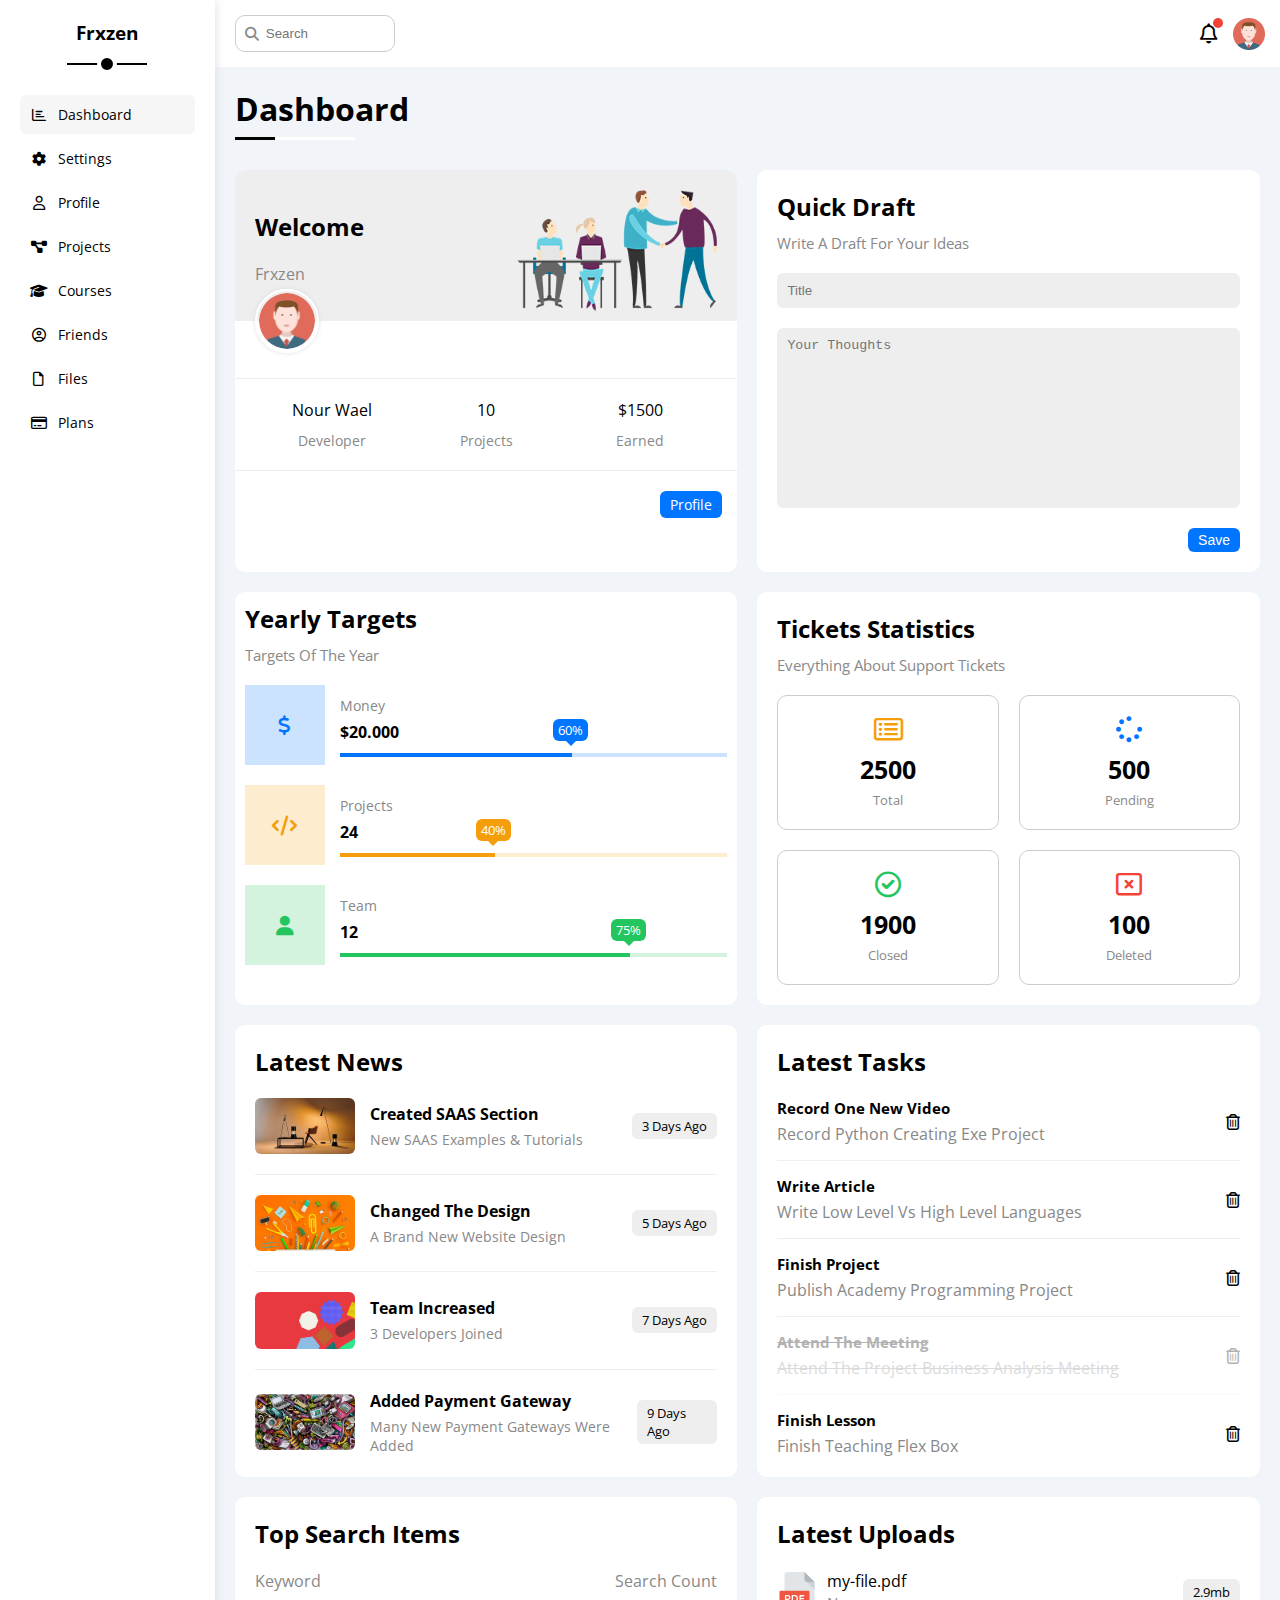
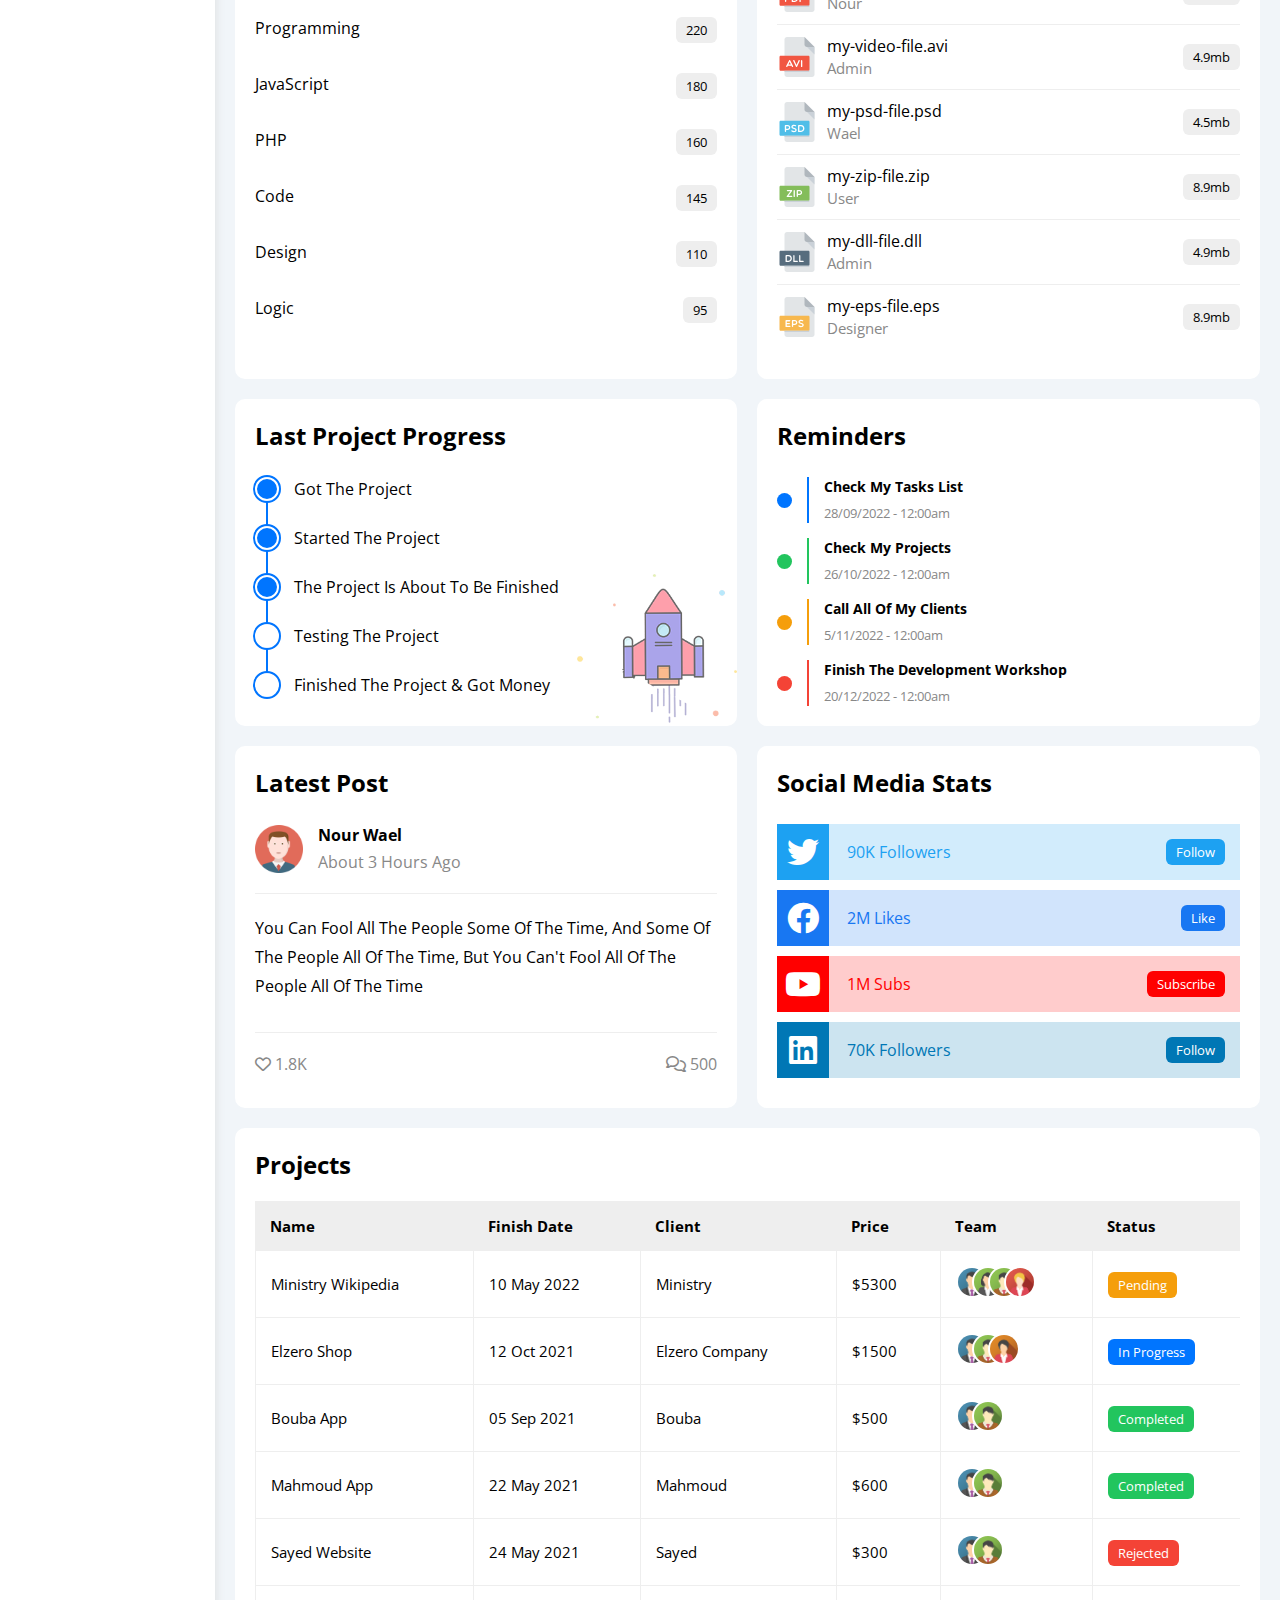
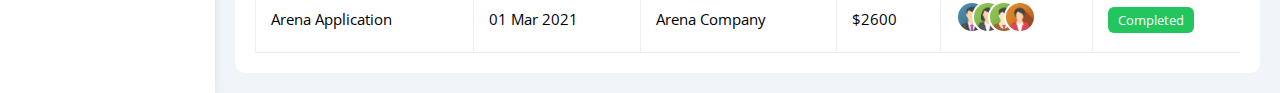
<file: index.html>
<!DOCTYPE html>
<html lang="en">
  <head>
    <meta charset="UTF-8" />
    <meta http-equiv="X-UA-Compatible" content="IE=edge" />
    <meta name="viewport" content="width=device-width, initial-scale=1.0" />
    <title>Dashboard</title>
    <link rel="stylesheet" href="./css/all.min.css" />
    <link rel="stylesheet" href="./css/framework.css" />
    <link rel="stylesheet" href="./css/master.css" />
    <link rel="preconnect" href="https://fonts.googleapis.com" />
    <link rel="preconnect" href="https://fonts.gstatic.com" crossorigin />
    <link
      href="https://fonts.googleapis.com/css2?family=Open+Sans:wght@300;500&display=swap"
      rel="stylesheet"
    />
  </head>
  <body>
    <div class="page d-flex">
      <div class="sidebar bg-white p-20 p-relative">
        <h3 class="p-relative txt-c mt-0">Frxzen</h3>
        <ul>
          <li>
            <a
              class="active d-flex align-center fs-14 c-black rad-6 p-10"
              href="index.html"
              ><i class="fa-regular fa-chart-bar fa-fw"></i>
              <span>Dashboard</span></a
            >
          </li>
          <li>
            <a
              class="d-flex align-center fs-14 c-black rad-6 p-10"
              href="settings.html"
              ><i class="fa-solid fa-gear fa-fw"></i> <span>Settings</span></a
            >
          </li>
          <li>
            <a
              class="d-flex align-center fs-14 c-black rad-6 p-10"
              href="profile.html"
              ><i class="fa-regular fa-user fa-fw"></i> <span>Profile</span></a
            >
          </li>
          <li>
            <a
              class="d-flex align-center fs-14 c-black rad-6 p-10"
              href="projects.html"
              ><i class="fa-solid fa-diagram-project fa-fw"></i>
              <span>Projects</span></a
            >
          </li>
          <li>
            <a
              class="d-flex align-center fs-14 c-black rad-6 p-10"
              href="courses.html"
              ><i class="fa-solid fa-graduation-cap fa-fw"></i>
              <span>Courses</span></a
            >
          </li>
          <li>
            <a
              class="d-flex align-center fs-14 c-black rad-6 p-10"
              href="friends.html"
              ><i class="fa-regular fa-circle-user fa-fw"></i>
              <span>Friends</span></a
            >
          </li>
          <li>
            <a
              class="d-flex align-center fs-14 c-black rad-6 p-10"
              href="files.html"
              ><i class="fa-regular fa-file fa-fw"></i> <span>Files</span></a
            >
          </li>
          <li>
            <a
              class="d-flex align-center fs-14 c-black rad-6 p-10"
              href="plans.html"
              ><i class="fa-regular fa-credit-card fa-fw"></i>
              <span>Plans</span></a
            >
          </li>
        </ul>
      </div>
      <div class="content w-full">
        <!-- Start Head -->
        <div class="head bg-white p-15 between-flex">
          <div class="search p-relative">
            <input
              class="p-10 b-basic rad-10"
              type="search"
              placeholder="Search"
            />
          </div>
          <div class="icons d-flex align-center">
            <span class="notification p-relative">
              <i class="fa-regular fa-bell fa-lg"></i>
            </span>
            <img src="./imgs/avatar.png" alt="" />
          </div>
        </div>
        <!-- End Head -->
        <h1 class="p-relative">Dashboard</h1>
        <div class="wrapper d-grid gap-20">
          <!-- Start Welcome Widget -->
          <div class="welcome bg-white rad-10 txt-c-mobile block-mobile">
            <div class="intro p-20 d-flex space-between bg-eee">
              <div>
                <h2 m-0>Welcome</h2>
                <p class="c-grey mt-5">Frxzen</p>
              </div>
              <img class="hide-mobile" src="./imgs/welcome.png" alt="" />
            </div>
            <img src="./imgs/avatar.png" alt="" class="avatar" />
            <div class="body txt-c d-flex p-20 mt-20 mb-20 block-mobile">
              <div>
                Nour Wael
                <span class="d-block c-grey fs-14 mt-10">Developer</span>
              </div>
              <div>
                10 <span class="d-block c-grey fs-14 mt-10">Projects</span>
              </div>
              <div>
                $1500 <span class="d-block c-grey fs-14 mt-10">Earned</span>
              </div>
            </div>
            <a
              href="profile.html"
              class="visit d-block fs-14 bg-blue c-white w-fit btn-shape"
              >Profile</a
            >
          </div>
          <!-- End Welcome Widget -->
          <!-- Start Quick Draft Widget -->
          <div class="quick-draft p-20 bg-white rad-10">
            <h2 class="mt-0 mb-10">Quick Draft</h2>
            <p class="mt-0 mb-20 c-grey fs-15">Write A Draft For Your Ideas</p>
            <form>
              <input
                class="d-block mb-20 w-full p-10 b-none bg-eee rad-6"
                type="text"
                placeholder="Title"
              />
              <textarea
                class="d-block mb-20 w-full p-10 b-none bg-eee rad-6"
                placeholder="Your Thoughts"
              ></textarea>
              <input
                class="save d-block fs-14 bg-blue c-white b-none w-fit btn-shape"
                type="submit"
                value="Save"
              />
            </form>
          </div>
          <!-- End Quick Draft Widget -->
          <!-- Start Targets -->
          <div class="targets p-10 bg-white rad-10">
            <h2 class="mt-0 mb-10">Yearly Targets</h2>
            <p class="mt-0 mb-20 c-grey fs-15">Targets Of The Year</p>
            <div class="target-row mb-20 blue center-flex">
              <div class="icon center-flex">
                <i class="fa-solid fa-dollar-sign fa-lg c-blue"></i>
              </div>
              <div class="details">
                <span class="fs-14 c-grey">Money</span>
                <span class="d-block mt-5 mb-10 fw-bold">$20.000</span>
                <div class="progress p-relative">
                  <span class="bg-blue blue c-white" style="width: 60%">
                    <span class="bg-blue">60%</span>
                  </span>
                </div>
              </div>
            </div>
            <div class="target-row mb-20 orange center-flex">
              <div class="icon center-flex">
                <i class="fa-solid fa-code fa-lg c-orange"></i>
              </div>
              <div class="details">
                <span class="fs-14 c-grey">Projects</span>
                <span class="d-block mt-5 mb-10 fw-bold">24</span>
                <div class="progress p-relative">
                  <span class="bg-orange orange c-white" style="width: 40%">
                    <span class="bg-orange">40%</span>
                  </span>
                </div>
              </div>
            </div>
            <div class="target-row mb-20 green center-flex">
              <div class="icon center-flex">
                <i class="fa-solid fa-user fa-lg c-green"></i>
              </div>
              <div class="details">
                <span class="fs-14 c-grey">Team</span>
                <span class="d-block mt-5 mb-10 fw-bold">12</span>
                <div class="progress p-relative">
                  <span class="bg-green green c-white" style="width: 75%">
                    <span class="bg-green">75%</span>
                  </span>
                </div>
              </div>
            </div>
          </div>
          <!-- End Targets -->
          <!-- Start Tickets -->
          <div class="tickets p-20 bg-white rad-10">
            <h2 class="mt-0 mb-10">Tickets Statistics</h2>
            <p class="mt-0 mb-20 c-grey fs-15">
              Everything About Support Tickets
            </p>
            <div class="d-flex txt-c gap-20 f-wrap">
              <div class="box p-20 rad-10 fs-13 c-grey">
                <i
                  class="fa-regular fa-rectangle-list fa-2x mb-10 c-orange"
                ></i>
                <span class="d-block c-black fw-bold fs-25 mb-5">2500</span>
                Total
              </div>
              <div class="box p-20 rad-10 fs-13 c-grey">
                <i class="fa-solid fa-spinner fa-2x mb-10 c-blue"></i>
                <span class="d-block c-black fw-bold fs-25 mb-5">500</span>
                Pending
              </div>
              <div class="box p-20 rad-10 fs-13 c-grey">
                <i class="fa-regular fa-circle-check fa-2x mb-10 c-green"></i>
                <span class="d-block c-black fw-bold fs-25 mb-5">1900</span>
                Closed
              </div>
              <div class="box p-20 rad-10 fs-13 c-grey">
                <i class="fa-regular fa-rectangle-xmark fa-2x mb-10 c-red"></i>
                <span class="d-block c-black fw-bold fs-25 mb-5">100</span>
                Deleted
              </div>
            </div>
          </div>
          <!-- End Tickets -->
          <!-- Start Latest News -->
          <div class="latest-news p-20 bg-white rad-10 txt-c-mobile">
            <h2 class="mt-0 mb-20">Latest News</h2>
            <div class="news-row d-flex align-center">
              <img src="./imgs/news-01.png" alt="" />
              <div class="info">
                <h3>Created SAAS Section</h3>
                <p class="m-0 fs-14 c-grey">New SAAS Examples & Tutorials</p>
              </div>
              <div class="btn-shape bg-eee fs-13 label">3 Days Ago</div>
            </div>
            <div class="news-row d-flex align-center">
              <img src="./imgs/news-02.png" alt="" />
              <div class="info">
                <h3>Changed The Design</h3>
                <p class="m-0 fs-14 c-grey">A Brand New Website Design</p>
              </div>
              <div class="btn-shape bg-eee fs-13 label">5 Days Ago</div>
            </div>
            <div class="news-row d-flex align-center">
              <img src="./imgs/news-03.png" alt="" />
              <div class="info">
                <h3>Team Increased</h3>
                <p class="m-0 fs-14 c-grey">3 Developers Joined</p>
              </div>
              <div class="btn-shape bg-eee fs-13 label">7 Days Ago</div>
            </div>
            <div class="news-row d-flex align-center">
              <img src="./imgs/news-04.png" alt="" />
              <div class="info">
                <h3>Added Payment Gateway</h3>
                <p class="m-0 fs-14 c-grey">
                  Many New Payment Gateways Were Added
                </p>
              </div>
              <div class="btn-shape bg-eee fs-13 label">9 Days Ago</div>
            </div>
          </div>
          <!-- End Latest News -->
          <!-- Start Tasks -->
          <div class="tasks p-20 bg-white rad-10">
            <h2 class="mt-0 mb-20">Latest Tasks</h2>
            <div class="task-row between-flex">
              <div class="info">
                <h3 class="mt-0 mb-5 fs-15">Record One New Video</h3>
                <p class="m-0 c-grey">Record Python Creating Exe Project</p>
              </div>
              <i class="fa-regular fa-trash-can delete"></i>
            </div>
            <div class="task-row between-flex">
              <div class="info">
                <h3 class="mt-0 mb-5 fs-15">Write Article</h3>
                <p class="m-0 c-grey">
                  Write Low Level Vs High Level Languages
                </p>
              </div>
              <i class="fa-regular fa-trash-can delete"></i>
            </div>
            <div class="task-row between-flex">
              <div class="info">
                <h3 class="mt-0 mb-5 fs-15">Finish Project</h3>
                <p class="m-0 c-grey">Publish Academy Programming Project</p>
              </div>
              <i class="fa-regular fa-trash-can delete"></i>
            </div>
            <div class="task-row between-flex done">
              <div class="info">
                <h3 class="mt-0 mb-5 fs-15">Attend The Meeting</h3>
                <p class="m-0 c-grey">
                  Attend The Project Business Analysis Meeting
                </p>
              </div>
              <i class="fa-regular fa-trash-can delete"></i>
            </div>
            <div class="task-row between-flex">
              <div class="info">
                <h3 class="mt-0 mb-5 fs-15">Finish Lesson</h3>
                <p class="m-0 c-grey">Finish Teaching Flex Box</p>
              </div>
              <i class="fa-regular fa-trash-can delete"></i>
            </div>
          </div>
          <!-- End Tasks -->
          <!-- Start Top Search Words -->
          <div class="search-items p-20 bg-white rad-10">
            <h2 class="mt-0 mb-20">Top Search Items</h2>
            <div class="items-head d-flex space-between c-grey mb-10">
              <div>Keyword</div>
              <div>Search Count</div>
            </div>
            <div class="items d-flex space-between pt-15 pb-15">
              <span>Programming</span>
              <span class="bg-eee fs-13 btn-shape">220</span>
            </div>
            <div class="items d-flex space-between pt-15 pb-15">
              <span>JavaScript</span>
              <span class="bg-eee fs-13 btn-shape">180</span>
            </div>
            <div class="items d-flex space-between pt-15 pb-15">
              <span>PHP</span>
              <span class="bg-eee fs-13 btn-shape">160</span>
            </div>
            <div class="items d-flex space-between pt-15 pb-15">
              <span>Code</span>
              <span class="bg-eee fs-13 btn-shape">145</span>
            </div>
            <div class="items d-flex space-between pt-15 pb-15">
              <span>Design</span>
              <span class="bg-eee fs-13 btn-shape">110</span>
            </div>
            <div class="items d-flex space-between pt-15 pb-15">
              <span>Logic</span>
              <span class="bg-eee fs-13 btn-shape">95</span>
            </div>
          </div>
          <!-- End Top Search Words -->
          <!-- Start Latest Uploads -->
          <div class="latest-uploads p-20 bg-white rad-10">
            <h2 class="mt-0 mb-20">Latest Uploads</h2>
            <ul class="m-0">
              <li class="between-flex pb-10 mb-10">
                <div class="d-flex align-center">
                  <img class="mr-10" src="./imgs/pdf.svg" alt="" />
                  <div>
                    <span class="d-block">my-file.pdf</span>
                    <span class="fs-15 c-grey">Nour</span>
                  </div>
                </div>
                <div class="bg-eee btn-shape fs-13">2.9mb</div>
              </li>
              <li class="between-flex pb-10 mb-10">
                <div class="d-flex align-center">
                  <img class="mr-10" src="./imgs/avi.svg" alt="" />
                  <div>
                    <span class="d-block">my-video-file.avi</span>
                    <span class="fs-15 c-grey">Admin</span>
                  </div>
                </div>
                <div class="bg-eee btn-shape fs-13">4.9mb</div>
              </li>
              <li class="between-flex pb-10 mb-10">
                <div class="d-flex align-center">
                  <img class="mr-10" src="./imgs/psd.svg" alt="" />
                  <div>
                    <span class="d-block">my-psd-file.psd</span>
                    <span class="fs-15 c-grey">Wael</span>
                  </div>
                </div>
                <div class="bg-eee btn-shape fs-13">4.5mb</div>
              </li>
              <li class="between-flex pb-10 mb-10">
                <div class="d-flex align-center">
                  <img class="mr-10" src="./imgs/zip.svg" alt="" />
                  <div>
                    <span class="d-block">my-zip-file.zip</span>
                    <span class="fs-15 c-grey">User</span>
                  </div>
                </div>
                <div class="bg-eee btn-shape fs-13">8.9mb</div>
              </li>
              <li class="between-flex pb-10 mb-10">
                <div class="d-flex align-center">
                  <img class="mr-10" src="./imgs/dll.svg" alt="" />
                  <div>
                    <span class="d-block">my-dll-file.dll</span>
                    <span class="fs-15 c-grey">Admin</span>
                  </div>
                </div>
                <div class="bg-eee btn-shape fs-13">4.9mb</div>
              </li>
              <li class="between-flex pb-10 mb-10">
                <div class="d-flex align-center">
                  <img class="mr-10" src="./imgs/eps.svg" alt="" />
                  <div>
                    <span class="d-block">my-eps-file.eps</span>
                    <span class="fs-15 c-grey">Designer</span>
                  </div>
                </div>
                <div class="bg-eee btn-shape fs-13">8.9mb</div>
              </li>
            </ul>
          </div>
          <!-- End Latest Uploads -->
          <!-- Start Last Project Progress -->
          <div class="last-project p-20 bg-white rad-10 p-relative">
            <h2 class="mt-0 mb-20">Last Project Progress</h2>
            <ul class="m-0 p-relative">
              <li class="mt-25 d-flex align-center done">Got The Project</li>
              <li class="mt-25 d-flex align-center done">
                Started The Project
              </li>
              <li class="mt-25 d-flex align-center done">
                The Project Is About To Be Finished
              </li>
              <li class="mt-25 d-flex align-center current">
                Testing The Project
              </li>
              <li class="mt-25 d-flex align-center">
                Finished The Project & Got Money
              </li>
            </ul>
            <img
              class="launch-icon hide-mobile"
              src="./imgs/project.png"
              alt=""
            />
          </div>
          <!-- End Last Project Progress -->
          <!-- Start Reminders -->
          <div class="reminders p-20 bg-white rad-10 p-relative">
            <h2 class="mt-0 mb-25">Reminders</h2>
            <ul class="m-0">
              <li class="d-flex align-center mt-15">
                <span class="key bg-blue mr-15 d-block rad-half"></span>
                <div class="blue pl-15">
                  <p class="fs-14 fw-bold mt-0 mb-5">Check My Tasks List</p>
                  <span class="fs-13 c-grey">28/09/2022 - 12:00am</span>
                </div>
              </li>
              <li class="d-flex align-center mt-15">
                <span class="key bg-green mr-15 d-block rad-half"></span>
                <div class="green pl-15">
                  <p class="fs-14 fw-bold mt-0 mb-5">Check My Projects</p>
                  <span class="fs-13 c-grey">26/10/2022 - 12:00am</span>
                </div>
              </li>
              <li class="d-flex align-center mt-15">
                <span class="key bg-orange mr-15 d-block rad-half"></span>
                <div class="orange pl-15">
                  <p class="fs-14 fw-bold mt-0 mb-5">Call All Of My Clients</p>
                  <span class="fs-13 c-grey">5/11/2022 - 12:00am</span>
                </div>
              </li>
              <li class="d-flex align-center mt-15">
                <span class="key bg-red mr-15 d-block rad-half"></span>
                <div class="red pl-15">
                  <p class="fs-14 fw-bold mt-0 mb-5">
                    Finish The Development Workshop
                  </p>
                  <span class="fs-13 c-grey">20/12/2022 - 12:00am</span>
                </div>
              </li>
            </ul>
          </div>
          <!-- End Reminders -->
          <!-- Start Latest Post -->
          <div class="latest-post p-20 bg-white rad-10 p-relative">
            <h2 class="mt-0 mb-25">Latest Post</h2>
            <div class="top d-flex align-center">
              <img
                class="avatar mr-15 fw-bold"
                src="./imgs/avatar.png"
                alt=""
              />
              <div class="info">
                <span class="d-block mb-5 fw-bold">Nour Wael</span>
                <span class="c-grey">About 3 Hours Ago</span>
              </div>
            </div>
            <div class="post-content txt-c-mobile pt-20 pb-20 mt-20 mb-20">
              You can fool all the people some of the time, and some of the
              people all of the time, but you can't fool all of the people all
              of the time
            </div>
            <div class="post-stats between-flex c-grey">
              <div>
                <i class="fa-regular fa-heart"></i>
                <span>1.8K</span>
              </div>
              <div>
                <i class="fa-regular fa-comments"></i>
                <span>500</span>
              </div>
            </div>
          </div>
          <!-- End Latest Post -->
          <!-- Start Social Media Stats -->
          <div class="social-media p-20 bg-white rad-10 p-relative">
            <h2 class="mt-0 mb-25">Social Media Stats</h2>
            <div class="box twitter p-15 p-relative mb-10 between-flex">
              <i
                class="fa-brands fa-twitter fa-2x c-white h-full center-flex"
              ></i>
              <span>90K Followers</span>
              <a class="fs-13 c-white btn-shape" href="#">Follow</a>
            </div>
            <div class="box facebook p-15 p-relative mb-10 between-flex">
              <i
                class="fa-brands fa-facebook fa-2x c-white h-full center-flex"
              ></i>
              <span>2M Likes</span>
              <a class="fs-13 c-white btn-shape" href="#">Like</a>
            </div>
            <div class="box youtube p-15 p-relative mb-10 between-flex">
              <i
                class="fa-brands fa-youtube fa-2x c-white h-full center-flex"
              ></i>
              <span>1M Subs</span>
              <a class="fs-13 c-white btn-shape" href="#">Subscribe</a>
            </div>
            <div class="box linkedin p-15 p-relative mb-10 between-flex">
              <i
                class="fa-brands fa-linkedin fa-2x c-white h-full center-flex"
              ></i>
              <span>70K Followers</span>
              <a class="fs-13 c-white btn-shape" href="#">Follow</a>
            </div>
          </div>
          <!-- End Social Media Stats -->
        </div>
        <!-- Start Projects Table -->
        <div class="projects p-20 bg-white rad-10 m-20">
          <h2 class="mt-0 mb-20">Projects</h2>
          <div class="responsive-table">
            <table class="fs-15 w-full">
              <thead>
                <tr>
                  <td>Name</td>
                  <td>Finish Date</td>
                  <td>Client</td>
                  <td>Price</td>
                  <td>Team</td>
                  <td>Status</td>
                </tr>
              </thead>
              <tbody>
                <tr>
                  <td>Ministry Wikipedia</td>
                  <td>10 May 2022</td>
                  <td>Ministry</td>
                  <td>$5300</td>
                  <td>
                    <img src="./imgs/team-01.png" alt="" />
                    <img src="./imgs/team-02.png" alt="" />
                    <img src="./imgs/team-03.png" alt="" />
                    <img src="./imgs/team-05.png" alt="" />
                  </td>
                  <td>
                    <span class="label btn-shape bg-orange c-white"
                      >Pending</span
                    >
                  </td>
                </tr>
                <tr>
                  <td>Elzero Shop</td>
                  <td>12 Oct 2021</td>
                  <td>Elzero Company</td>
                  <td>$1500</td>
                  <td>
                    <img src="./imgs/team-01.png" alt="" />
                    <img src="./imgs/team-03.png" alt="" />
                    <img src="./imgs/team-04.png" alt="" />
                  </td>
                  <td>
                    <span class="label btn-shape bg-blue c-white"
                      >In Progress</span
                    >
                  </td>
                </tr>
                <tr>
                  <td>Bouba App</td>
                  <td>05 Sep 2021</td>
                  <td>Bouba</td>
                  <td>$500</td>
                  <td>
                    <img src="./imgs/team-01.png" alt="" />
                    <img src="./imgs/team-03.png" alt="" />
                  </td>
                  <td>
                    <span class="label btn-shape bg-green c-white"
                      >Completed</span
                    >
                  </td>
                </tr>
                <tr>
                  <td>Mahmoud App</td>
                  <td>22 May 2021</td>
                  <td>Mahmoud</td>
                  <td>$600</td>
                  <td>
                    <img src="./imgs/team-01.png" alt="" />
                    <img src="./imgs/team-03.png" alt="" />
                  </td>
                  <td>
                    <span class="label btn-shape bg-green c-white"
                      >Completed</span
                    >
                  </td>
                </tr>
                <tr>
                  <td>Sayed Website</td>
                  <td>24 May 2021</td>
                  <td>Sayed</td>
                  <td>$300</td>
                  <td>
                    <img src="./imgs/team-01.png" alt="" />
                    <img src="./imgs/team-03.png" alt="" />
                  </td>
                  <td>
                    <span class="label btn-shape bg-red c-white">Rejected</span>
                  </td>
                </tr>
                <tr>
                  <td>Arena Application</td>
                  <td>01 Mar 2021</td>
                  <td>Arena Company</td>
                  <td>$2600</td>
                  <td>
                    <img src="./imgs/team-01.png" alt="" />
                    <img src="./imgs/team-02.png" alt="" />
                    <img src="./imgs/team-03.png" alt="" />
                    <img src="./imgs/team-04.png" alt="" />
                  </td>
                  <td>
                    <span class="label btn-shape bg-green c-white">
                      Completed</span
                    >
                  </td>
                </tr>
              </tbody>
            </table>
          </div>
        </div>
        <!-- End Projects Table -->
      </div>
    </div>
  </body>
</html>
</file>
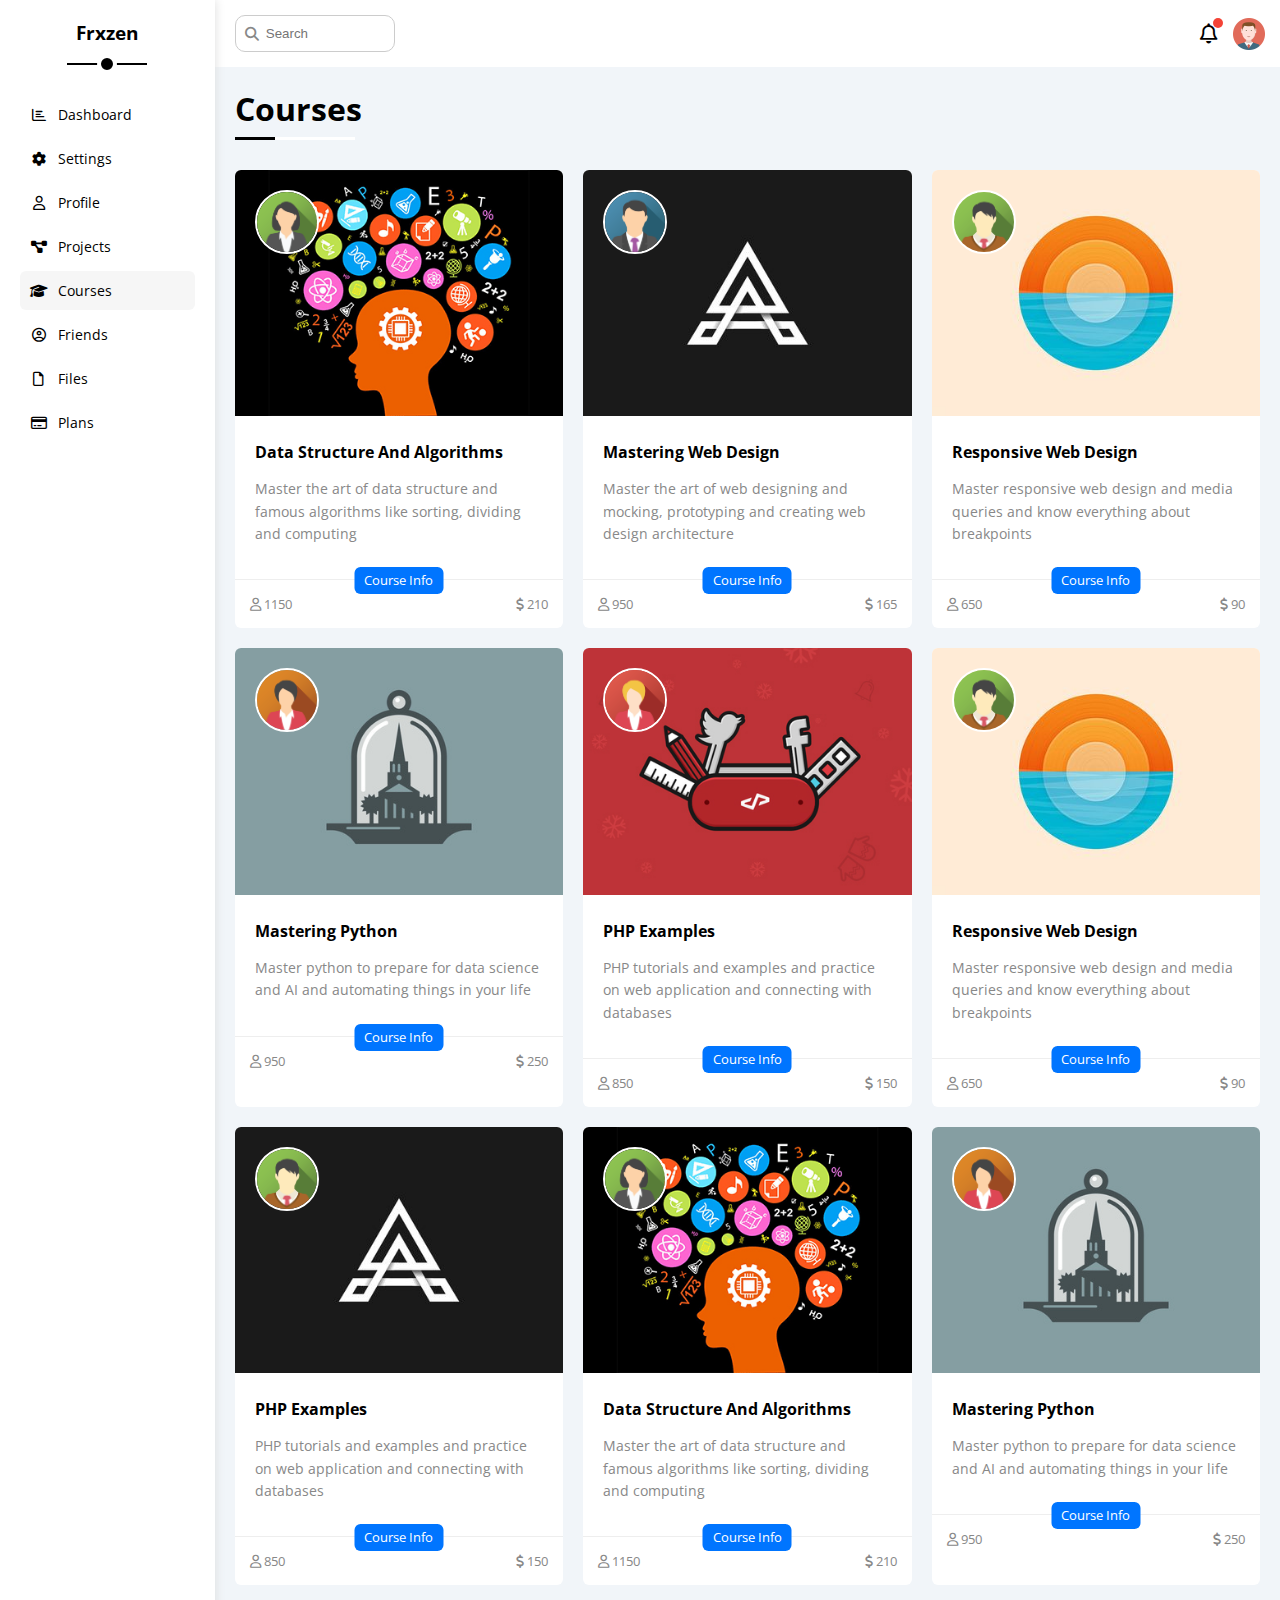
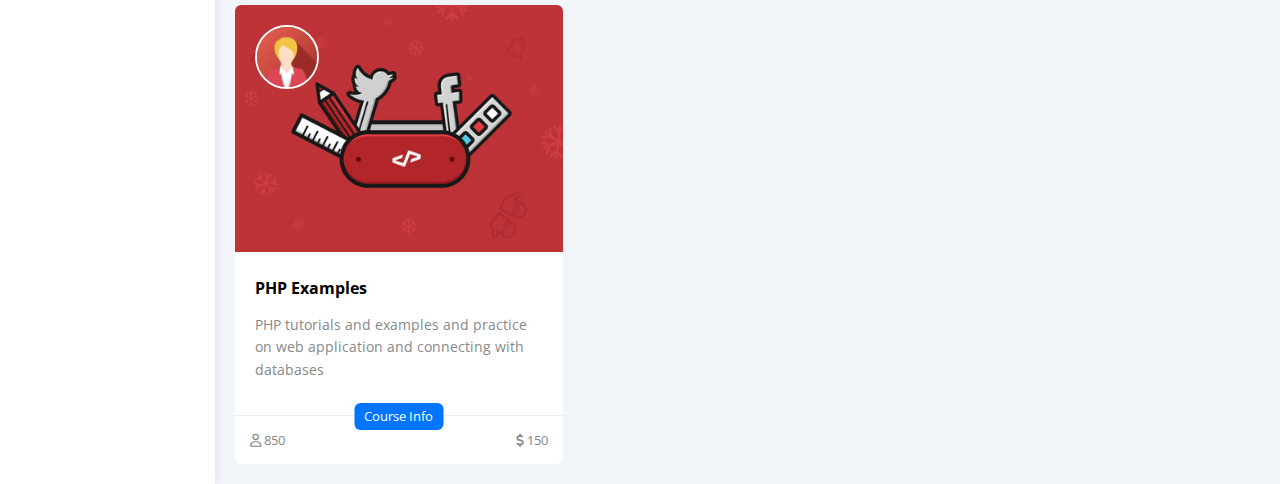
<file: courses.html>
<!DOCTYPE html>
<html lang="en">
  <head>
    <meta charset="UTF-8" />
    <meta http-equiv="X-UA-Compatible" content="IE=edge" />
    <meta name="viewport" content="width=device-width, initial-scale=1.0" />
    <title>Courses</title>
    <link rel="stylesheet" href="./css/all.min.css" />
    <link rel="stylesheet" href="./css/framework.css" />
    <link rel="stylesheet" href="./css/master.css" />
    <link rel="preconnect" href="https://fonts.googleapis.com" />
    <link rel="preconnect" href="https://fonts.gstatic.com" crossorigin />
    <link
      href="https://fonts.googleapis.com/css2?family=Open+Sans:wght@300;500&display=swap"
      rel="stylesheet"
    />
  </head>
  <body>
    <div class="page d-flex">
      <div class="sidebar bg-white p-20 p-relative">
        <h3 class="p-relative txt-c mt-0">Frxzen</h3>
        <ul>
          <li>
            <a
              class="d-flex align-center fs-14 c-black rad-6 p-10"
              href="index.html"
              ><i class="fa-regular fa-chart-bar fa-fw"></i>
              <span>Dashboard</span></a
            >
          </li>
          <li>
            <a
              class="d-flex align-center fs-14 c-black rad-6 p-10"
              href="settings.html"
              ><i class="fa-solid fa-gear fa-fw"></i> <span>Settings</span></a
            >
          </li>
          <li>
            <a
              class="d-flex align-center fs-14 c-black rad-6 p-10"
              href="profile.html"
              ><i class="fa-regular fa-user fa-fw"></i> <span>Profile</span></a
            >
          </li>
          <li>
            <a
              class="d-flex align-center fs-14 c-black rad-6 p-10"
              href="projects.html"
              ><i class="fa-solid fa-diagram-project fa-fw"></i>
              <span>Projects</span></a
            >
          </li>
          <li>
            <a
              class="active d-flex align-center fs-14 c-black rad-6 p-10"
              href="courses.html"
              ><i class="fa-solid fa-graduation-cap fa-fw"></i>
              <span>Courses</span></a
            >
          </li>
          <li>
            <a
              class="d-flex align-center fs-14 c-black rad-6 p-10"
              href="friends.html"
              ><i class="fa-regular fa-circle-user fa-fw"></i>
              <span>Friends</span></a
            >
          </li>
          <li>
            <a
              class="d-flex align-center fs-14 c-black rad-6 p-10"
              href="files.html"
              ><i class="fa-regular fa-file fa-fw"></i> <span>Files</span></a
            >
          </li>
          <li>
            <a
              class="d-flex align-center fs-14 c-black rad-6 p-10"
              href="plans.html"
              ><i class="fa-regular fa-credit-card fa-fw"></i>
              <span>Plans</span></a
            >
          </li>
        </ul>
      </div>
      <div class="content w-full">
        <!-- Start Head -->
        <div class="head bg-white p-15 between-flex">
          <div class="search p-relative">
            <input
              class="p-10 b-basic rad-10"
              type="search"
              placeholder="Search"
            />
          </div>
          <div class="icons d-flex align-center">
            <span class="notification p-relative">
              <i class="fa-regular fa-bell fa-lg"></i>
            </span>
            <img src="./imgs/avatar.png" alt="" />
          </div>
        </div>
        <!-- End Head -->
        <h1 class="p-relative">Courses</h1>
        <div class="courses-page d-grid m-20 gap-20">
          <div class="course bg-white rad-6 p-relative">
            <img class="cover" src="./imgs/course-02.jpg" alt="" />
            <img class="instructor" src="./imgs/team-02.png" alt="" />
            <div class="p-20">
              <h4 class="m-0">Data Structure And Algorithms</h4>
              <p class="description c-grey mt-15 fs-14">
                Master the art of data structure and famous algorithms like
                sorting, dividing and computing
              </p>
            </div>
            <div class="info p-15 p-relative between-flex">
              <span class="title bg-blue c-white btn-shape">Course Info</span>
              <span class="c-grey">
                <i class="fa-regular fa-user"></i>
                1150
              </span>
              <span class="c-grey">
                <i class="fa-solid fa-dollar-sign"></i>
                210
              </span>
            </div>
          </div>
          <div class="course bg-white rad-6 p-relative">
            <img class="cover" src="./imgs/course-01.jpg" alt="" />
            <img class="instructor" src="./imgs/team-01.png" alt="" />
            <div class="p-20">
              <h4 class="m-0">Mastering Web Design</h4>
              <p class="description c-grey mt-15 fs-14">
                Master the art of web designing and mocking, prototyping and
                creating web design architecture
              </p>
            </div>
            <div class="info p-15 p-relative between-flex">
              <span class="title bg-blue c-white btn-shape">Course Info</span>
              <span class="c-grey">
                <i class="fa-regular fa-user"></i>
                950
              </span>
              <span class="c-grey">
                <i class="fa-solid fa-dollar-sign"></i>
                165
              </span>
            </div>
          </div>
          <div class="course bg-white rad-6 p-relative">
            <img class="cover" src="./imgs/course-03.jpg" alt="" />
            <img class="instructor" src="./imgs/team-03.png" alt="" />
            <div class="p-20">
              <h4 class="m-0">Responsive Web Design</h4>
              <p class="description c-grey mt-15 fs-14">
                Master responsive web design and media queries and know
                everything about breakpoints
              </p>
            </div>
            <div class="info p-15 p-relative between-flex">
              <span class="title bg-blue c-white btn-shape">Course Info</span>
              <span class="c-grey">
                <i class="fa-regular fa-user"></i>
                650
              </span>
              <span class="c-grey">
                <i class="fa-solid fa-dollar-sign"></i>
                90
              </span>
            </div>
          </div>
          <div class="course bg-white rad-6 p-relative">
            <img class="cover" src="./imgs/course-04.jpg" alt="" />
            <img class="instructor" src="./imgs/team-04.png" alt="" />
            <div class="p-20">
              <h4 class="m-0">Mastering Python</h4>
              <p class="description c-grey mt-15 fs-14">
                Master python to prepare for data science and AI and automating
                things in your life
              </p>
            </div>
            <div class="info p-15 p-relative between-flex">
              <span class="title bg-blue c-white btn-shape">Course Info</span>
              <span class="c-grey">
                <i class="fa-regular fa-user"></i>
                950
              </span>
              <span class="c-grey">
                <i class="fa-solid fa-dollar-sign"></i>
                250
              </span>
            </div>
          </div>
          <div class="course bg-white rad-6 p-relative">
            <img class="cover" src="./imgs/course-05.jpg" alt="" />
            <img class="instructor" src="./imgs/team-05.png" alt="" />
            <div class="p-20">
              <h4 class="m-0">PHP Examples</h4>
              <p class="description c-grey mt-15 fs-14">
                PHP tutorials and examples and practice on web application and
                connecting with databases
              </p>
            </div>
            <div class="info p-15 p-relative between-flex">
              <span class="title bg-blue c-white btn-shape">Course Info</span>
              <span class="c-grey">
                <i class="fa-regular fa-user"></i>
                850
              </span>
              <span class="c-grey">
                <i class="fa-solid fa-dollar-sign"></i>
                150
              </span>
            </div>
          </div>
          <div class="course bg-white rad-6 p-relative">
            <img class="cover" src="./imgs/course-03.jpg" alt="" />
            <img class="instructor" src="./imgs/team-03.png" alt="" />
            <div class="p-20">
              <h4 class="m-0">Responsive Web Design</h4>
              <p class="description c-grey mt-15 fs-14">
                Master responsive web design and media queries and know
                everything about breakpoints
              </p>
            </div>
            <div class="info p-15 p-relative between-flex">
              <span class="title bg-blue c-white btn-shape">Course Info</span>
              <span class="c-grey">
                <i class="fa-regular fa-user"></i>
                650
              </span>
              <span class="c-grey">
                <i class="fa-solid fa-dollar-sign"></i>
                90
              </span>
            </div>
          </div>
          <div class="course bg-white rad-6 p-relative">
            <img class="cover" src="./imgs/course-01.jpg" alt="" />
            <img class="instructor" src="./imgs/team-03.png" alt="" />
            <div class="p-20">
              <h4 class="m-0">PHP Examples</h4>
              <p class="description c-grey mt-15 fs-14">
                PHP tutorials and examples and practice on web application and
                connecting with databases
              </p>
            </div>
            <div class="info p-15 p-relative between-flex">
              <span class="title bg-blue c-white btn-shape">Course Info</span>
              <span class="c-grey">
                <i class="fa-regular fa-user"></i>
                850
              </span>
              <span class="c-grey">
                <i class="fa-solid fa-dollar-sign"></i>
                150
              </span>
            </div>
          </div>
          <div class="course bg-white rad-6 p-relative">
            <img class="cover" src="./imgs/course-02.jpg" alt="" />
            <img class="instructor" src="./imgs/team-02.png" alt="" />
            <div class="p-20">
              <h4 class="m-0">Data Structure And Algorithms</h4>
              <p class="description c-grey mt-15 fs-14">
                Master the art of data structure and famous algorithms like
                sorting, dividing and computing
              </p>
            </div>
            <div class="info p-15 p-relative between-flex">
              <span class="title bg-blue c-white btn-shape">Course Info</span>
              <span class="c-grey">
                <i class="fa-regular fa-user"></i>
                1150
              </span>
              <span class="c-grey">
                <i class="fa-solid fa-dollar-sign"></i>
                210
              </span>
            </div>
          </div>
          <div class="course bg-white rad-6 p-relative">
            <img class="cover" src="./imgs/course-04.jpg" alt="" />
            <img class="instructor" src="./imgs/team-04.png" alt="" />
            <div class="p-20">
              <h4 class="m-0">Mastering Python</h4>
              <p class="description c-grey mt-15 fs-14">
                Master python to prepare for data science and AI and automating
                things in your life
              </p>
            </div>
            <div class="info p-15 p-relative between-flex">
              <span class="title bg-blue c-white btn-shape">Course Info</span>
              <span class="c-grey">
                <i class="fa-regular fa-user"></i>
                950
              </span>
              <span class="c-grey">
                <i class="fa-solid fa-dollar-sign"></i>
                250
              </span>
            </div>
          </div>
          <div class="course bg-white rad-6 p-relative">
            <img class="cover" src="./imgs/course-05.jpg" alt="" />
            <img class="instructor" src="./imgs/team-05.png" alt="" />
            <div class="p-20">
              <h4 class="m-0">PHP Examples</h4>
              <p class="description c-grey mt-15 fs-14">
                PHP tutorials and examples and practice on web application and
                connecting with databases
              </p>
            </div>
            <div class="info p-15 p-relative between-flex">
              <span class="title bg-blue c-white btn-shape">Course Info</span>
              <span class="c-grey">
                <i class="fa-regular fa-user"></i>
                850
              </span>
              <span class="c-grey">
                <i class="fa-solid fa-dollar-sign"></i>
                150
              </span>
            </div>
          </div>
        </div>
      </div>
    </div>
  </body>
</html>
</file>
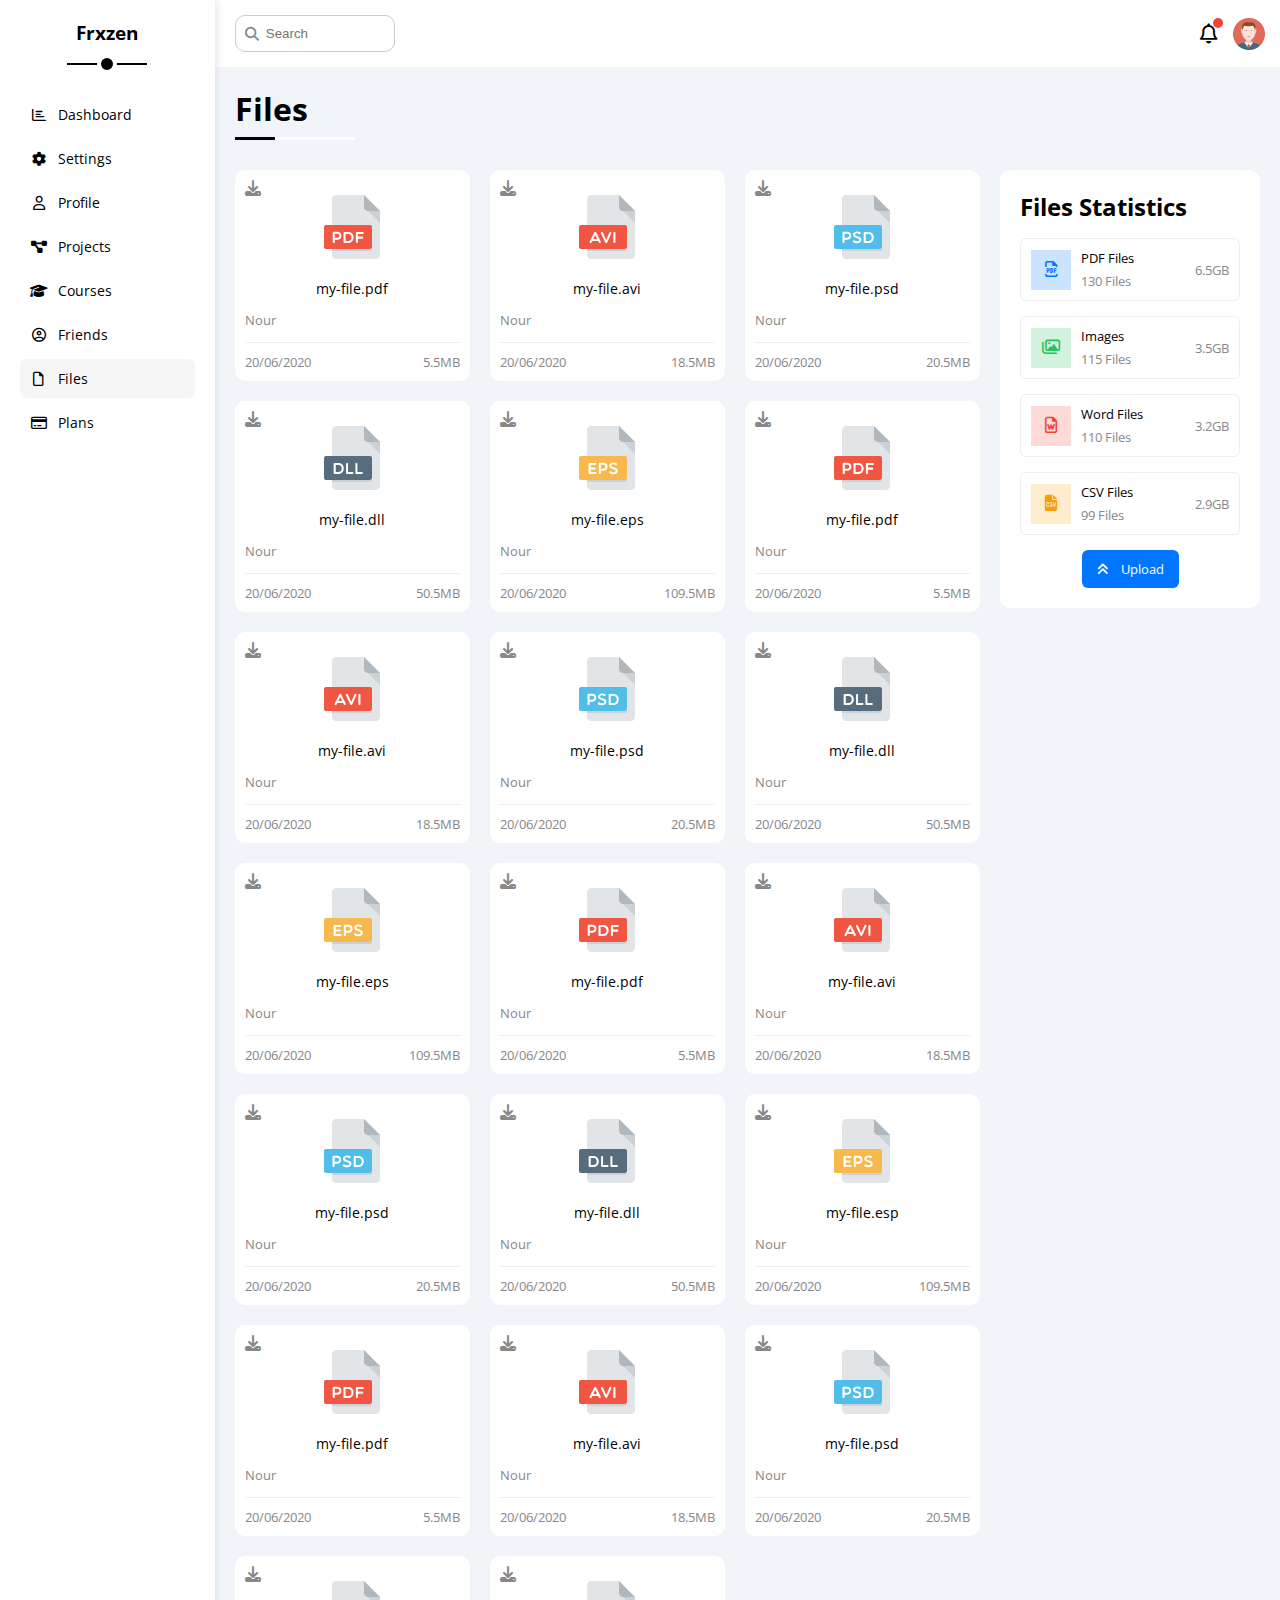
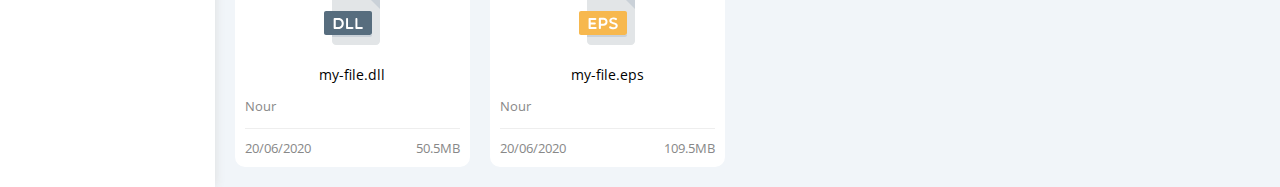
<file: files.html>
<!DOCTYPE html>
<html lang="en">
  <head>
    <meta charset="UTF-8" />
    <meta http-equiv="X-UA-Compatible" content="IE=edge" />
    <meta name="viewport" content="width=device-width, initial-scale=1.0" />
    <title>Files</title>
    <link rel="stylesheet" href="./css/all.min.css" />
    <link rel="stylesheet" href="./css/framework.css" />
    <link rel="stylesheet" href="./css/master.css" />
    <link rel="preconnect" href="https://fonts.googleapis.com" />
    <link rel="preconnect" href="https://fonts.gstatic.com" crossorigin />
    <link
      href="https://fonts.googleapis.com/css2?family=Open+Sans:wght@300;500&display=swap"
      rel="stylesheet"
    />
  </head>
  <body>
    <div class="page d-flex">
      <div class="sidebar bg-white p-20 p-relative">
        <h3 class="p-relative txt-c mt-0">Frxzen</h3>
        <ul>
          <li>
            <a
              class="d-flex align-center fs-14 c-black rad-6 p-10"
              href="index.html"
              ><i class="fa-regular fa-chart-bar fa-fw"></i>
              <span>Dashboard</span></a
            >
          </li>
          <li>
            <a
              class="d-flex align-center fs-14 c-black rad-6 p-10"
              href="settings.html"
              ><i class="fa-solid fa-gear fa-fw"></i> <span>Settings</span></a
            >
          </li>
          <li>
            <a
              class="d-flex align-center fs-14 c-black rad-6 p-10"
              href="profile.html"
              ><i class="fa-regular fa-user fa-fw"></i> <span>Profile</span></a
            >
          </li>
          <li>
            <a
              class="d-flex align-center fs-14 c-black rad-6 p-10"
              href="projects.html"
              ><i class="fa-solid fa-diagram-project fa-fw"></i>
              <span>Projects</span></a
            >
          </li>
          <li>
            <a
              class="d-flex align-center fs-14 c-black rad-6 p-10"
              href="courses.html"
              ><i class="fa-solid fa-graduation-cap fa-fw"></i>
              <span>Courses</span></a
            >
          </li>
          <li>
            <a
              class="d-flex align-center fs-14 c-black rad-6 p-10"
              href="friends.html"
              ><i class="fa-regular fa-circle-user fa-fw"></i>
              <span>Friends</span></a
            >
          </li>
          <li>
            <a
              class="active d-flex align-center fs-14 c-black rad-6 p-10"
              href="files.html"
              ><i class="fa-regular fa-file fa-fw"></i> <span>Files</span></a
            >
          </li>
          <li>
            <a
              class="d-flex align-center fs-14 c-black rad-6 p-10"
              href="plans.html"
              ><i class="fa-regular fa-credit-card fa-fw"></i>
              <span>Plans</span></a
            >
          </li>
        </ul>
      </div>
      <div class="content w-full">
        <!-- Start Head -->
        <div class="head bg-white p-15 between-flex">
          <div class="search p-relative">
            <input
              class="p-10 b-basic rad-10"
              type="search"
              placeholder="Search"
            />
          </div>
          <div class="icons d-flex align-center">
            <span class="notification p-relative">
              <i class="fa-regular fa-bell fa-lg"></i>
            </span>
            <img src="./imgs/avatar.png" alt="" />
          </div>
        </div>
        <!-- End Head -->
        <h1 class="p-relative">Files</h1>
        <div class="files-page d-flex m-20 gap-20">
          <div class="files-stats p-20 bg-white rad-10">
            <h2 class="mt-0 mb-15 txt-c-mobile">Files Statistics</h2>
            <div class="d-flex align-center b-eee p-10 rad-6 mb-15 fs-13">
              <i
                class="fa-regular fa-file-pdf fa-lg blue center-flex c-blue icon"
              ></i>
              <div class="info">
                <span>PDF Files</span>
                <span class="c-grey d-block mt-5">130 Files</span>
              </div>
              <div class="size c-grey">6.5GB</div>
            </div>
            <div class="d-flex align-center b-eee p-10 rad-6 mb-15 fs-13">
              <i
                class="fa-regular fa-images fa-lg green center-flex c-green icon"
              ></i>
              <div class="info">
                <span>Images</span>
                <span class="c-grey d-block mt-5">115 Files</span>
              </div>
              <div class="size c-grey">3.5GB</div>
            </div>
            <div class="d-flex align-center b-eee p-10 rad-6 mb-15 fs-13">
              <i
                class="fa-regular fa-file-word fa-lg red center-flex c-red icon"
              ></i>
              <div class="info">
                <span>Word Files</span>
                <span class="c-grey d-block mt-5">110 Files</span>
              </div>
              <div class="size c-grey">3.2GB</div>
            </div>
            <div class="d-flex align-center b-eee p-10 rad-6 mb-15 fs-13">
              <i
                class="fa-solid fa-file-csv fa-lg orange center-flex c-orange icon"
              ></i>
              <div class="info">
                <span>CSV Files</span>
                <span class="c-grey d-block mt-5">99 Files</span>
              </div>
              <div class="size c-grey">2.9GB</div>
            </div>
            <a
              class="upload c-white fs-13 rad-6 d-block w-fit bg-blue"
              href="#"
            >
              <i class="fa-solid fa-angles-up mr-10"></i>
              Upload</a
            >
          </div>
          <div class="files-content d-grid gap-20">
            <div class="file bg-white p-10 rad-10">
              <i class="fa-solid fa-download c-grey p-absolute"></i>
              <div class="icon txt-c">
                <img class="mt-15 mb-15" src="./imgs/pdf.svg" alt="" />
              </div>
              <div class="txt-c mb-10 fs-14">my-file.pdf</div>
              <p class="c-grey fs-13">Nour</p>
              <div class="info between-flex mt-10 pt-10 fs-13 c-grey">
                <span>20/06/2020</span>
                <span>5.5MB</span>
              </div>
            </div>
            <div class="file bg-white p-10 rad-10">
              <i class="fa-solid fa-download c-grey p-absolute"></i>
              <div class="icon txt-c">
                <img class="mt-15 mb-15" src="./imgs/avi.svg" alt="" />
              </div>
              <div class="txt-c mb-10 fs-14">my-file.avi</div>
              <p class="c-grey fs-13">Nour</p>
              <div class="info between-flex mt-10 pt-10 fs-13 c-grey">
                <span>20/06/2020</span>
                <span>18.5MB</span>
              </div>
            </div>
            <div class="file bg-white p-10 rad-10">
              <i class="fa-solid fa-download c-grey p-absolute"></i>
              <div class="icon txt-c">
                <img class="mt-15 mb-15" src="./imgs/psd.svg" alt="" />
              </div>
              <div class="txt-c mb-10 fs-14">my-file.psd</div>
              <p class="c-grey fs-13">Nour</p>
              <div class="info between-flex mt-10 pt-10 fs-13 c-grey">
                <span>20/06/2020</span>
                <span>20.5MB</span>
              </div>
            </div>
            <div class="file bg-white p-10 rad-10">
              <i class="fa-solid fa-download c-grey p-absolute"></i>
              <div class="icon txt-c">
                <img class="mt-15 mb-15" src="./imgs/dll.svg" alt="" />
              </div>
              <div class="txt-c mb-10 fs-14">my-file.dll</div>
              <p class="c-grey fs-13">Nour</p>
              <div class="info between-flex mt-10 pt-10 fs-13 c-grey">
                <span>20/06/2020</span>
                <span>50.5MB</span>
              </div>
            </div>
            <div class="file bg-white p-10 rad-10">
              <i class="fa-solid fa-download c-grey p-absolute"></i>
              <div class="icon txt-c">
                <img class="mt-15 mb-15" src="./imgs/eps.svg" alt="" />
              </div>
              <div class="txt-c mb-10 fs-14">my-file.eps</div>
              <p class="c-grey fs-13">Nour</p>
              <div class="info between-flex mt-10 pt-10 fs-13 c-grey">
                <span>20/06/2020</span>
                <span>109.5MB</span>
              </div>
            </div>
            <div class="file bg-white p-10 rad-10">
              <i class="fa-solid fa-download c-grey p-absolute"></i>
              <div class="icon txt-c">
                <img class="mt-15 mb-15" src="./imgs/pdf.svg" alt="" />
              </div>
              <div class="txt-c mb-10 fs-14">my-file.pdf</div>
              <p class="c-grey fs-13">Nour</p>
              <div class="info between-flex mt-10 pt-10 fs-13 c-grey">
                <span>20/06/2020</span>
                <span>5.5MB</span>
              </div>
            </div>
            <div class="file bg-white p-10 rad-10">
              <i class="fa-solid fa-download c-grey p-absolute"></i>
              <div class="icon txt-c">
                <img class="mt-15 mb-15" src="./imgs/avi.svg" alt="" />
              </div>
              <div class="txt-c mb-10 fs-14">my-file.avi</div>
              <p class="c-grey fs-13">Nour</p>
              <div class="info between-flex mt-10 pt-10 fs-13 c-grey">
                <span>20/06/2020</span>
                <span>18.5MB</span>
              </div>
            </div>
            <div class="file bg-white p-10 rad-10">
              <i class="fa-solid fa-download c-grey p-absolute"></i>
              <div class="icon txt-c">
                <img class="mt-15 mb-15" src="./imgs/psd.svg" alt="" />
              </div>
              <div class="txt-c mb-10 fs-14">my-file.psd</div>
              <p class="c-grey fs-13">Nour</p>
              <div class="info between-flex mt-10 pt-10 fs-13 c-grey">
                <span>20/06/2020</span>
                <span>20.5MB</span>
              </div>
            </div>
            <div class="file bg-white p-10 rad-10">
              <i class="fa-solid fa-download c-grey p-absolute"></i>
              <div class="icon txt-c">
                <img class="mt-15 mb-15" src="./imgs/dll.svg" alt="" />
              </div>
              <div class="txt-c mb-10 fs-14">my-file.dll</div>
              <p class="c-grey fs-13">Nour</p>
              <div class="info between-flex mt-10 pt-10 fs-13 c-grey">
                <span>20/06/2020</span>
                <span>50.5MB</span>
              </div>
            </div>
            <div class="file bg-white p-10 rad-10">
              <i class="fa-solid fa-download c-grey p-absolute"></i>
              <div class="icon txt-c">
                <img class="mt-15 mb-15" src="./imgs/eps.svg" alt="" />
              </div>
              <div class="txt-c mb-10 fs-14">my-file.eps</div>
              <p class="c-grey fs-13">Nour</p>
              <div class="info between-flex mt-10 pt-10 fs-13 c-grey">
                <span>20/06/2020</span>
                <span>109.5MB</span>
              </div>
            </div>
            <div class="file bg-white p-10 rad-10">
              <i class="fa-solid fa-download c-grey p-absolute"></i>
              <div class="icon txt-c">
                <img class="mt-15 mb-15" src="./imgs/pdf.svg" alt="" />
              </div>
              <div class="txt-c mb-10 fs-14">my-file.pdf</div>
              <p class="c-grey fs-13">Nour</p>
              <div class="info between-flex mt-10 pt-10 fs-13 c-grey">
                <span>20/06/2020</span>
                <span>5.5MB</span>
              </div>
            </div>
            <div class="file bg-white p-10 rad-10">
              <i class="fa-solid fa-download c-grey p-absolute"></i>
              <div class="icon txt-c">
                <img class="mt-15 mb-15" src="./imgs/avi.svg" alt="" />
              </div>
              <div class="txt-c mb-10 fs-14">my-file.avi</div>
              <p class="c-grey fs-13">Nour</p>
              <div class="info between-flex mt-10 pt-10 fs-13 c-grey">
                <span>20/06/2020</span>
                <span>18.5MB</span>
              </div>
            </div>
            <div class="file bg-white p-10 rad-10">
              <i class="fa-solid fa-download c-grey p-absolute"></i>
              <div class="icon txt-c">
                <img class="mt-15 mb-15" src="./imgs/psd.svg" alt="" />
              </div>
              <div class="txt-c mb-10 fs-14">my-file.psd</div>
              <p class="c-grey fs-13">Nour</p>
              <div class="info between-flex mt-10 pt-10 fs-13 c-grey">
                <span>20/06/2020</span>
                <span>20.5MB</span>
              </div>
            </div>
            <div class="file bg-white p-10 rad-10">
              <i class="fa-solid fa-download c-grey p-absolute"></i>
              <div class="icon txt-c">
                <img class="mt-15 mb-15" src="./imgs/dll.svg" alt="" />
              </div>
              <div class="txt-c mb-10 fs-14">my-file.dll</div>
              <p class="c-grey fs-13">Nour</p>
              <div class="info between-flex mt-10 pt-10 fs-13 c-grey">
                <span>20/06/2020</span>
                <span>50.5MB</span>
              </div>
            </div>
            <div class="file bg-white p-10 rad-10">
              <i class="fa-solid fa-download c-grey p-absolute"></i>
              <div class="icon txt-c">
                <img class="mt-15 mb-15" src="./imgs/eps.svg" alt="" />
              </div>
              <div class="txt-c mb-10 fs-14">my-file.esp</div>
              <p class="c-grey fs-13">Nour</p>
              <div class="info between-flex mt-10 pt-10 fs-13 c-grey">
                <span>20/06/2020</span>
                <span>109.5MB</span>
              </div>
            </div>
            <div class="file bg-white p-10 rad-10">
              <i class="fa-solid fa-download c-grey p-absolute"></i>
              <div class="icon txt-c">
                <img class="mt-15 mb-15" src="./imgs/pdf.svg" alt="" />
              </div>
              <div class="txt-c mb-10 fs-14">my-file.pdf</div>
              <p class="c-grey fs-13">Nour</p>
              <div class="info between-flex mt-10 pt-10 fs-13 c-grey">
                <span>20/06/2020</span>
                <span>5.5MB</span>
              </div>
            </div>
            <div class="file bg-white p-10 rad-10">
              <i class="fa-solid fa-download c-grey p-absolute"></i>
              <div class="icon txt-c">
                <img class="mt-15 mb-15" src="./imgs/avi.svg" alt="" />
              </div>
              <div class="txt-c mb-10 fs-14">my-file.avi</div>
              <p class="c-grey fs-13">Nour</p>
              <div class="info between-flex mt-10 pt-10 fs-13 c-grey">
                <span>20/06/2020</span>
                <span>18.5MB</span>
              </div>
            </div>
            <div class="file bg-white p-10 rad-10">
              <i class="fa-solid fa-download c-grey p-absolute"></i>
              <div class="icon txt-c">
                <img class="mt-15 mb-15" src="./imgs/psd.svg" alt="" />
              </div>
              <div class="txt-c mb-10 fs-14">my-file.psd</div>
              <p class="c-grey fs-13">Nour</p>
              <div class="info between-flex mt-10 pt-10 fs-13 c-grey">
                <span>20/06/2020</span>
                <span>20.5MB</span>
              </div>
            </div>
            <div class="file bg-white p-10 rad-10">
              <i class="fa-solid fa-download c-grey p-absolute"></i>
              <div class="icon txt-c">
                <img class="mt-15 mb-15" src="./imgs/dll.svg" alt="" />
              </div>
              <div class="txt-c mb-10 fs-14">my-file.dll</div>
              <p class="c-grey fs-13">Nour</p>
              <div class="info between-flex mt-10 pt-10 fs-13 c-grey">
                <span>20/06/2020</span>
                <span>50.5MB</span>
              </div>
            </div>
            <div class="file bg-white p-10 rad-10">
              <i class="fa-solid fa-download c-grey p-absolute"></i>
              <div class="icon txt-c">
                <img class="mt-15 mb-15" src="./imgs/eps.svg" alt="" />
              </div>
              <div class="txt-c mb-10 fs-14">my-file.eps</div>
              <p class="c-grey fs-13">Nour</p>
              <div class="info between-flex mt-10 pt-10 fs-13 c-grey">
                <span>20/06/2020</span>
                <span>109.5MB</span>
              </div>
            </div>
          </div>
        </div>
      </div>
    </div>
  </body>
</html>
</file>
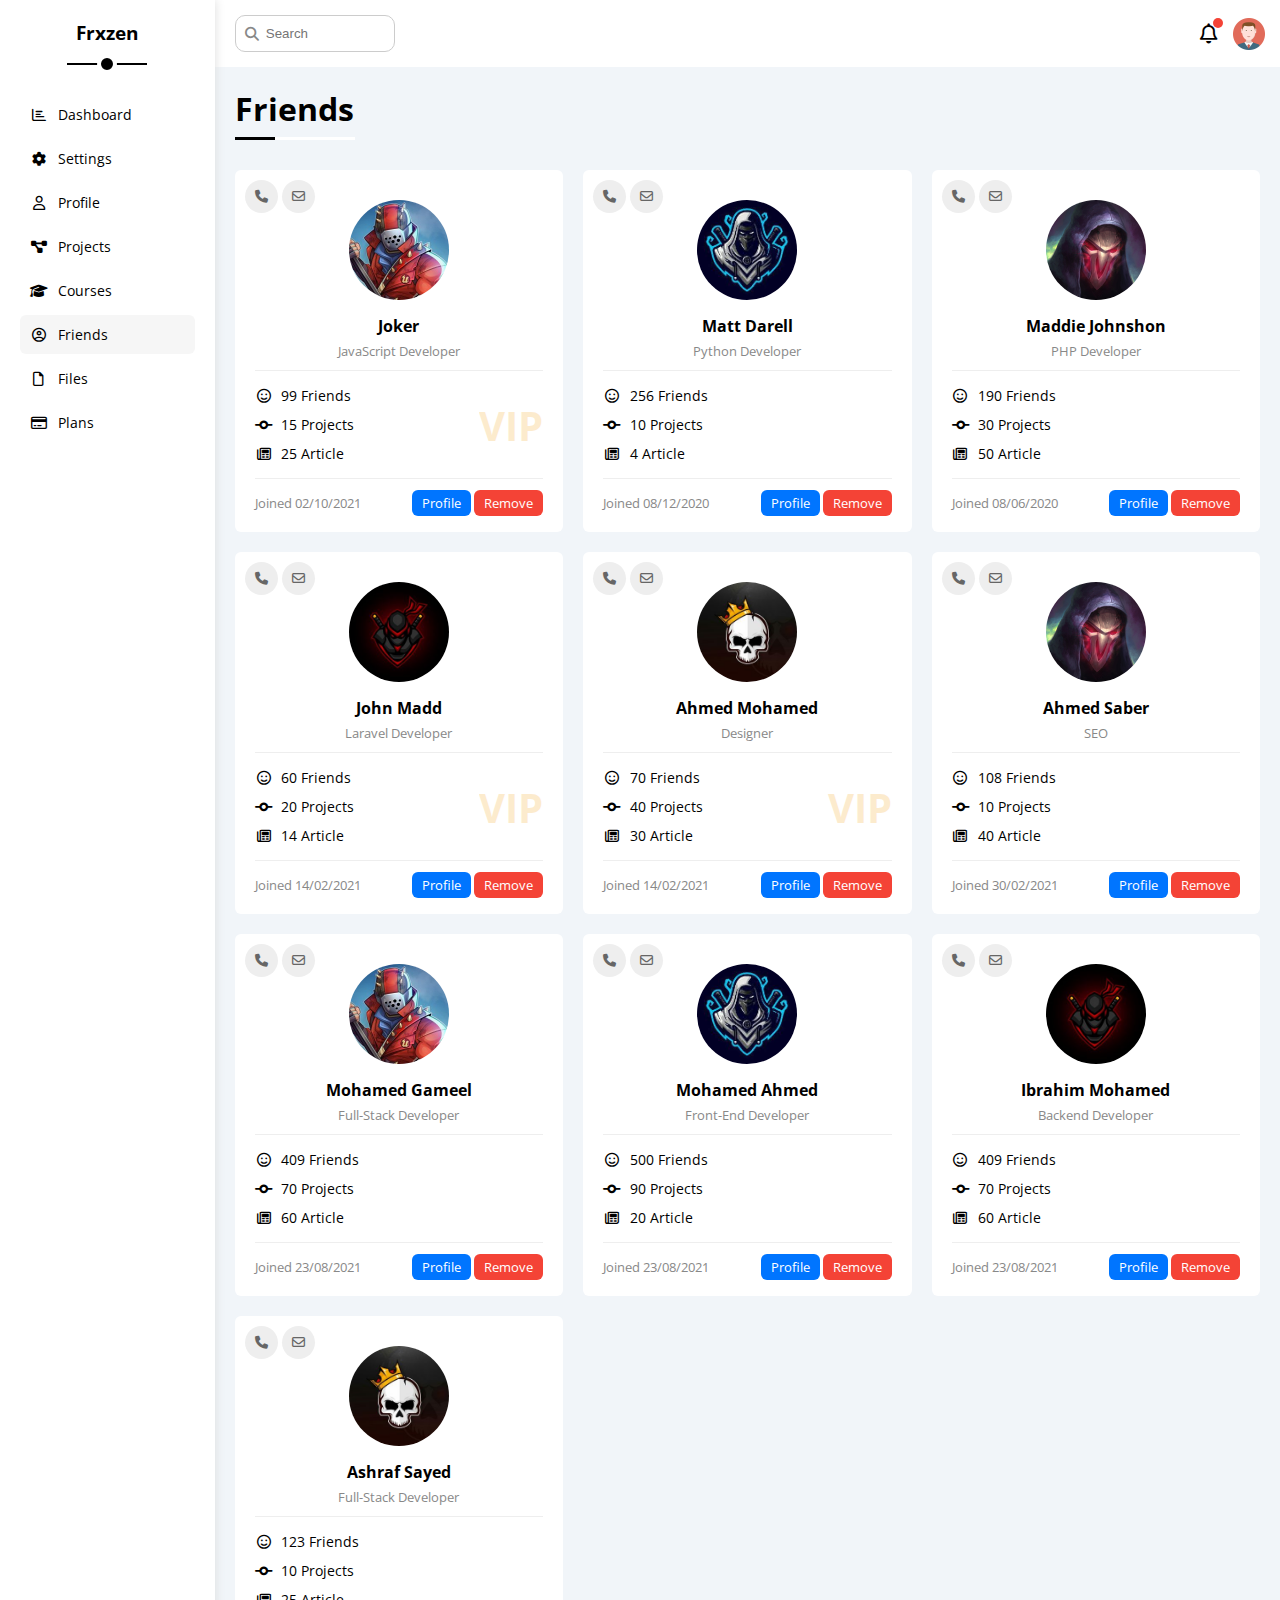
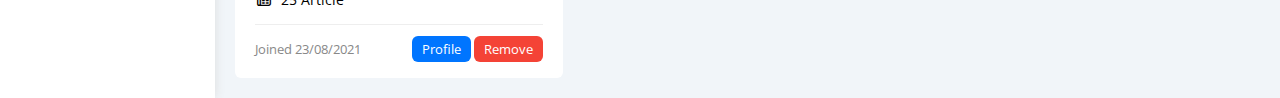
<file: friends.html>
<!DOCTYPE html>
<html lang="en">
  <head>
    <meta charset="UTF-8" />
    <meta http-equiv="X-UA-Compatible" content="IE=edge" />
    <meta name="viewport" content="width=device-width, initial-scale=1.0" />
    <title>Friends</title>
    <link rel="stylesheet" href="./css/all.min.css" />
    <link rel="stylesheet" href="./css/framework.css" />
    <link rel="stylesheet" href="./css/master.css" />
    <link rel="preconnect" href="https://fonts.googleapis.com" />
    <link rel="preconnect" href="https://fonts.gstatic.com" crossorigin />
    <link
      href="https://fonts.googleapis.com/css2?family=Open+Sans:wght@300;500&display=swap"
      rel="stylesheet"
    />
  </head>
  <body>
    <div class="page d-flex">
      <div class="sidebar bg-white p-20 p-relative">
        <h3 class="p-relative txt-c mt-0">Frxzen</h3>
        <ul>
          <li>
            <a
              class="d-flex align-center fs-14 c-black rad-6 p-10"
              href="index.html"
              ><i class="fa-regular fa-chart-bar fa-fw"></i>
              <span>Dashboard</span></a
            >
          </li>
          <li>
            <a
              class="d-flex align-center fs-14 c-black rad-6 p-10"
              href="settings.html"
              ><i class="fa-solid fa-gear fa-fw"></i> <span>Settings</span></a
            >
          </li>
          <li>
            <a
              class="d-flex align-center fs-14 c-black rad-6 p-10"
              href="profile.html"
              ><i class="fa-regular fa-user fa-fw"></i> <span>Profile</span></a
            >
          </li>
          <li>
            <a
              class="d-flex align-center fs-14 c-black rad-6 p-10"
              href="projects.html"
              ><i class="fa-solid fa-diagram-project fa-fw"></i>
              <span>Projects</span></a
            >
          </li>
          <li>
            <a
              class="d-flex align-center fs-14 c-black rad-6 p-10"
              href="courses.html"
              ><i class="fa-solid fa-graduation-cap fa-fw"></i>
              <span>Courses</span></a
            >
          </li>
          <li>
            <a
              class="active d-flex align-center fs-14 c-black rad-6 p-10"
              href="friends.html"
              ><i class="fa-regular fa-circle-user fa-fw"></i>
              <span>Friends</span></a
            >
          </li>
          <li>
            <a
              class="d-flex align-center fs-14 c-black rad-6 p-10"
              href="files.html"
              ><i class="fa-regular fa-file fa-fw"></i> <span>Files</span></a
            >
          </li>
          <li>
            <a
              class="d-flex align-center fs-14 c-black rad-6 p-10"
              href="plans.html"
              ><i class="fa-regular fa-credit-card fa-fw"></i>
              <span>Plans</span></a
            >
          </li>
        </ul>
      </div>
      <div class="content w-full">
        <!-- Start Head -->
        <div class="head bg-white p-15 between-flex">
          <div class="search p-relative">
            <input
              class="p-10 b-basic rad-10"
              type="search"
              placeholder="Search"
            />
          </div>
          <div class="icons d-flex align-center">
            <span class="notification p-relative">
              <i class="fa-regular fa-bell fa-lg"></i>
            </span>
            <img src="./imgs/avatar.png" alt="" />
          </div>
        </div>
        <!-- End Head -->
        <h1 class="p-relative">Friends</h1>
        <div class="friends-page d-grid m-20 gap-20">
          <div class="friend bg-white rad-6 p-20 p-relative">
            <div class="contact">
              <i class="fa-solid fa-phone"></i>
              <i class="fa-regular fa-envelope"></i>
            </div>
            <div class="txt-c">
              <img
                class="rad-half mt-10 mb-10 w-100 h-100"
                src="./imgs/friend-01.jpg"
                alt=""
              />
              <h4 class="m-0">Joker</h4>
              <p class="c-grey fs-13 mt-5 mb-0">JavaScript Developer</p>
            </div>
            <div class="icons fs-14 p-relative">
              <div class="mb-10">
                <i class="fa-regular fa-face-smile fa-fw"></i>
                <span>99 Friends</span>
              </div>
              <div class="mb-10">
                <i class="fa-solid fa-code-commit fa-fw"></i>
                <span>15 Projects</span>
              </div>
              <div>
                <i class="fa-regular fa-newspaper fa-fw"></i>
                <span>25 Article</span>
              </div>
              <span class="vip fw-bold c-orange">VIP</span>
            </div>
            <div class="info between-flex fs-13">
              <span class="c-grey">Joined 02/10/2021</span>
              <div>
                <a class="bg-blue c-white btn-shape" href="profile.html"
                  >Profile</a
                >
                <a class="bg-red c-white btn-shape" href="#">Remove</a>
              </div>
            </div>
          </div>
          <div class="friend bg-white rad-6 p-20 p-relative">
            <div class="contact">
              <i class="fa-solid fa-phone"></i>
              <i class="fa-regular fa-envelope"></i>
            </div>
            <div class="txt-c">
              <img
                class="rad-half mt-10 mb-10 w-100 h-100"
                src="./imgs/friend-02.jpg"
                alt=""
              />
              <h4 class="m-0">Matt Darell</h4>
              <p class="c-grey fs-13 mt-5 mb-0">Python Developer</p>
            </div>
            <div class="icons fs-14 p-relative">
              <div class="mb-10">
                <i class="fa-regular fa-face-smile fa-fw"></i>
                <span>256 Friends</span>
              </div>
              <div class="mb-10">
                <i class="fa-solid fa-code-commit fa-fw"></i>
                <span>10 Projects</span>
              </div>
              <div>
                <i class="fa-regular fa-newspaper fa-fw"></i>
                <span>4 Article</span>
              </div>
            </div>
            <div class="info between-flex fs-13">
              <span class="c-grey">Joined 08/12/2020</span>
              <div>
                <a class="bg-blue c-white btn-shape" href="profile.html"
                  >Profile</a
                >
                <a class="bg-red c-white btn-shape" href="#">Remove</a>
              </div>
            </div>
          </div>
          <div class="friend bg-white rad-6 p-20 p-relative">
            <div class="contact">
              <i class="fa-solid fa-phone"></i>
              <i class="fa-regular fa-envelope"></i>
            </div>
            <div class="txt-c">
              <img
                class="rad-half mt-10 mb-10 w-100 h-100"
                src="./imgs/friend-03.jpg"
                alt=""
              />
              <h4 class="m-0">Maddie Johnshon</h4>
              <p class="c-grey fs-13 mt-5 mb-0">PHP Developer</p>
            </div>
            <div class="icons fs-14 p-relative">
              <div class="mb-10">
                <i class="fa-regular fa-face-smile fa-fw"></i>
                <span>190 Friends</span>
              </div>
              <div class="mb-10">
                <i class="fa-solid fa-code-commit fa-fw"></i>
                <span>30 Projects</span>
              </div>
              <div>
                <i class="fa-regular fa-newspaper fa-fw"></i>
                <span>50 Article</span>
              </div>
            </div>
            <div class="info between-flex fs-13">
              <span class="c-grey">Joined 08/06/2020</span>
              <div>
                <a class="bg-blue c-white btn-shape" href="profile.html"
                  >Profile</a
                >
                <a class="bg-red c-white btn-shape" href="#">Remove</a>
              </div>
            </div>
          </div>
          <div class="friend bg-white rad-6 p-20 p-relative">
            <div class="contact">
              <i class="fa-solid fa-phone"></i>
              <i class="fa-regular fa-envelope"></i>
            </div>
            <div class="txt-c">
              <img
                class="rad-half mt-10 mb-10 w-100 h-100"
                src="./imgs/friend-04.jpg"
                alt=""
              />
              <h4 class="m-0">John Madd</h4>
              <p class="c-grey fs-13 mt-5 mb-0">Laravel Developer</p>
            </div>
            <div class="icons fs-14 p-relative">
              <div class="mb-10">
                <i class="fa-regular fa-face-smile fa-fw"></i>
                <span>60 Friends</span>
              </div>
              <div class="mb-10">
                <i class="fa-solid fa-code-commit fa-fw"></i>
                <span>20 Projects</span>
              </div>
              <div>
                <i class="fa-regular fa-newspaper fa-fw"></i>
                <span>14 Article</span>
                <span class="vip fw-bold c-orange">VIP</span>
              </div>
            </div>
            <div class="info between-flex fs-13">
              <span class="c-grey">Joined 14/02/2021</span>
              <div>
                <a class="bg-blue c-white btn-shape" href="profile.html"
                  >Profile</a
                >
                <a class="bg-red c-white btn-shape" href="#">Remove</a>
              </div>
            </div>
          </div>
          <div class="friend bg-white rad-6 p-20 p-relative">
            <div class="contact">
              <i class="fa-solid fa-phone"></i>
              <i class="fa-regular fa-envelope"></i>
            </div>
            <div class="txt-c">
              <img
                class="rad-half mt-10 mb-10 w-100 h-100"
                src="./imgs/friend-05.jpg"
                alt=""
              />
              <h4 class="m-0">Ahmed Mohamed</h4>
              <p class="c-grey fs-13 mt-5 mb-0">Designer</p>
            </div>
            <div class="icons fs-14 p-relative">
              <div class="mb-10">
                <i class="fa-regular fa-face-smile fa-fw"></i>
                <span>70 Friends</span>
              </div>
              <div class="mb-10">
                <i class="fa-solid fa-code-commit fa-fw"></i>
                <span>40 Projects</span>
              </div>
              <div>
                <i class="fa-regular fa-newspaper fa-fw"></i>
                <span>30 Article</span>
                <span class="vip fw-bold c-orange">VIP</span>
              </div>
            </div>
            <div class="info between-flex fs-13">
              <span class="c-grey">Joined 14/02/2021</span>
              <div>
                <a class="bg-blue c-white btn-shape" href="profile.html"
                  >Profile</a
                >
                <a class="bg-red c-white btn-shape" href="#">Remove</a>
              </div>
            </div>
          </div>
          <div class="friend bg-white rad-6 p-20 p-relative">
            <div class="contact">
              <i class="fa-solid fa-phone"></i>
              <i class="fa-regular fa-envelope"></i>
            </div>
            <div class="txt-c">
              <img
                class="rad-half mt-10 mb-10 w-100 h-100"
                src="./imgs/friend-03.jpg"
                alt=""
              />
              <h4 class="m-0">Ahmed Saber</h4>
              <p class="c-grey fs-13 mt-5 mb-0">SEO</p>
            </div>
            <div class="icons fs-14 p-relative">
              <div class="mb-10">
                <i class="fa-regular fa-face-smile fa-fw"></i>
                <span>108 Friends</span>
              </div>
              <div class="mb-10">
                <i class="fa-solid fa-code-commit fa-fw"></i>
                <span>10 Projects</span>
              </div>
              <div>
                <i class="fa-regular fa-newspaper fa-fw"></i>
                <span>40 Article</span>
              </div>
            </div>
            <div class="info between-flex fs-13">
              <span class="c-grey">Joined 30/02/2021</span>
              <div>
                <a class="bg-blue c-white btn-shape" href="profile.html"
                  >Profile</a
                >
                <a class="bg-red c-white btn-shape" href="#">Remove</a>
              </div>
            </div>
          </div>
          <div class="friend bg-white rad-6 p-20 p-relative">
            <div class="contact">
              <i class="fa-solid fa-phone"></i>
              <i class="fa-regular fa-envelope"></i>
            </div>
            <div class="txt-c">
              <img
                class="rad-half mt-10 mb-10 w-100 h-100"
                src="./imgs/friend-01.jpg"
                alt=""
              />
              <h4 class="m-0">Mohamed Gameel</h4>
              <p class="c-grey fs-13 mt-5 mb-0">Full-Stack Developer</p>
            </div>
            <div class="icons fs-14 p-relative">
              <div class="mb-10">
                <i class="fa-regular fa-face-smile fa-fw"></i>
                <span>409 Friends</span>
              </div>
              <div class="mb-10">
                <i class="fa-solid fa-code-commit fa-fw"></i>
                <span>70 Projects</span>
              </div>
              <div>
                <i class="fa-regular fa-newspaper fa-fw"></i>
                <span>60 Article</span>
              </div>
            </div>
            <div class="info between-flex fs-13">
              <span class="c-grey">Joined 23/08/2021</span>
              <div>
                <a class="bg-blue c-white btn-shape" href="profile.html"
                  >Profile</a
                >
                <a class="bg-red c-white btn-shape" href="#">Remove</a>
              </div>
            </div>
          </div>
          <div class="friend bg-white rad-6 p-20 p-relative">
            <div class="contact">
              <i class="fa-solid fa-phone"></i>
              <i class="fa-regular fa-envelope"></i>
            </div>
            <div class="txt-c">
              <img
                class="rad-half mt-10 mb-10 w-100 h-100"
                src="./imgs/friend-02.jpg"
                alt=""
              />
              <h4 class="m-0">Mohamed Ahmed</h4>
              <p class="c-grey fs-13 mt-5 mb-0">Front-End Developer</p>
            </div>
            <div class="icons fs-14 p-relative">
              <div class="mb-10">
                <i class="fa-regular fa-face-smile fa-fw"></i>
                <span>500 Friends</span>
              </div>
              <div class="mb-10">
                <i class="fa-solid fa-code-commit fa-fw"></i>
                <span>90 Projects</span>
              </div>
              <div>
                <i class="fa-regular fa-newspaper fa-fw"></i>
                <span>20 Article</span>
              </div>
            </div>
            <div class="info between-flex fs-13">
              <span class="c-grey">Joined 23/08/2021</span>
              <div>
                <a class="bg-blue c-white btn-shape" href="profile.html"
                  >Profile</a
                >
                <a class="bg-red c-white btn-shape" href="#">Remove</a>
              </div>
            </div>
          </div>
          <div class="friend bg-white rad-6 p-20 p-relative">
            <div class="contact">
              <i class="fa-solid fa-phone"></i>
              <i class="fa-regular fa-envelope"></i>
            </div>
            <div class="txt-c">
              <img
                class="rad-half mt-10 mb-10 w-100 h-100"
                src="./imgs/friend-04.jpg"
                alt=""
              />
              <h4 class="m-0">Ibrahim Mohamed</h4>
              <p class="c-grey fs-13 mt-5 mb-0">Backend Developer</p>
            </div>
            <div class="icons fs-14 p-relative">
              <div class="mb-10">
                <i class="fa-regular fa-face-smile fa-fw"></i>
                <span>409 Friends</span>
              </div>
              <div class="mb-10">
                <i class="fa-solid fa-code-commit fa-fw"></i>
                <span>70 Projects</span>
              </div>
              <div>
                <i class="fa-regular fa-newspaper fa-fw"></i>
                <span>60 Article</span>
              </div>
            </div>
            <div class="info between-flex fs-13">
              <span class="c-grey">Joined 23/08/2021</span>
              <div>
                <a class="bg-blue c-white btn-shape" href="profile.html"
                  >Profile</a
                >
                <a class="bg-red c-white btn-shape" href="#">Remove</a>
              </div>
            </div>
          </div>
          <div class="friend bg-white rad-6 p-20 p-relative">
            <div class="contact">
              <i class="fa-solid fa-phone"></i>
              <i class="fa-regular fa-envelope"></i>
            </div>
            <div class="txt-c">
              <img
                class="rad-half mt-10 mb-10 w-100 h-100"
                src="./imgs/friend-05.jpg"
                alt=""
              />
              <h4 class="m-0">Ashraf Sayed</h4>
              <p class="c-grey fs-13 mt-5 mb-0">Full-Stack Developer</p>
            </div>
            <div class="icons fs-14 p-relative">
              <div class="mb-10">
                <i class="fa-regular fa-face-smile fa-fw"></i>
                <span>123 Friends</span>
              </div>
              <div class="mb-10">
                <i class="fa-solid fa-code-commit fa-fw"></i>
                <span>10 Projects</span>
              </div>
              <div>
                <i class="fa-regular fa-newspaper fa-fw"></i>
                <span>25 Article</span>
              </div>
            </div>
            <div class="info between-flex fs-13">
              <span class="c-grey">Joined 23/08/2021</span>
              <div>
                <a class="bg-blue c-white btn-shape" href="profile.html"
                  >Profile</a
                >
                <a class="bg-red c-white btn-shape" href="#">Remove</a>
              </div>
            </div>
          </div>
        </div>
      </div>
    </div>
  </body>
</html>
</file>
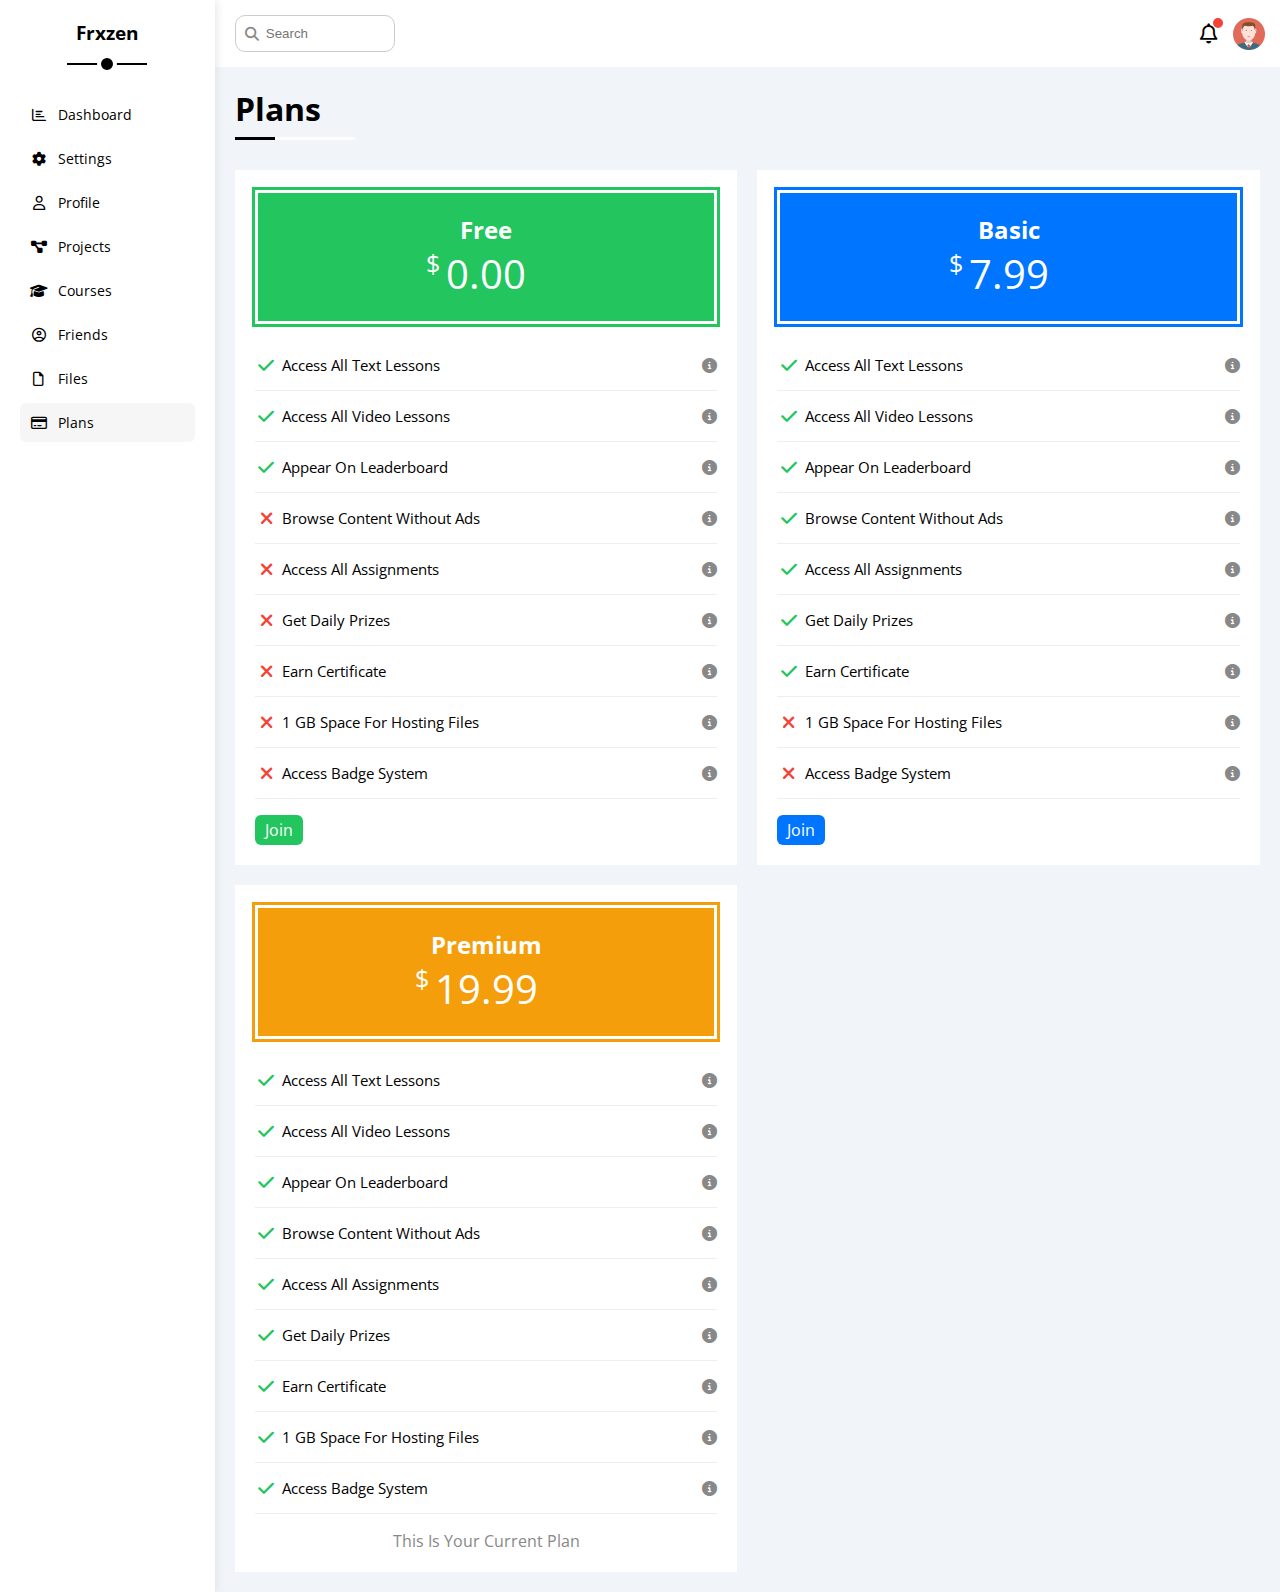
<file: plans.html>
<!DOCTYPE html>
<html lang="en">
  <head>
    <meta charset="UTF-8" />
    <meta http-equiv="X-UA-Compatible" content="IE=edge" />
    <meta name="viewport" content="width=device-width, initial-scale=1.0" />
    <title>Plans</title>
    <link rel="stylesheet" href="./css/all.min.css" />
    <link rel="stylesheet" href="./css/framework.css" />
    <link rel="stylesheet" href="./css/master.css" />
    <link rel="preconnect" href="https://fonts.googleapis.com" />
    <link rel="preconnect" href="https://fonts.gstatic.com" crossorigin />
    <link
      href="https://fonts.googleapis.com/css2?family=Open+Sans:wght@300;500&display=swap"
      rel="stylesheet"
    />
  </head>
  <body>
    <div class="page d-flex">
      <div class="sidebar bg-white p-20 p-relative">
        <h3 class="p-relative txt-c mt-0">Frxzen</h3>
        <ul>
          <li>
            <a
              class="d-flex align-center fs-14 c-black rad-6 p-10"
              href="index.html"
              ><i class="fa-regular fa-chart-bar fa-fw"></i>
              <span>Dashboard</span></a
            >
          </li>
          <li>
            <a
              class="d-flex align-center fs-14 c-black rad-6 p-10"
              href="settings.html"
              ><i class="fa-solid fa-gear fa-fw"></i> <span>Settings</span></a
            >
          </li>
          <li>
            <a
              class="d-flex align-center fs-14 c-black rad-6 p-10"
              href="profile.html"
              ><i class="fa-regular fa-user fa-fw"></i> <span>Profile</span></a
            >
          </li>
          <li>
            <a
              class="d-flex align-center fs-14 c-black rad-6 p-10"
              href="projects.html"
              ><i class="fa-solid fa-diagram-project fa-fw"></i>
              <span>Projects</span></a
            >
          </li>
          <li>
            <a
              class="d-flex align-center fs-14 c-black rad-6 p-10"
              href="courses.html"
              ><i class="fa-solid fa-graduation-cap fa-fw"></i>
              <span>Courses</span></a
            >
          </li>
          <li>
            <a
              class="d-flex align-center fs-14 c-black rad-6 p-10"
              href="friends.html"
              ><i class="fa-regular fa-circle-user fa-fw"></i>
              <span>Friends</span></a
            >
          </li>
          <li>
            <a
              class="d-flex align-center fs-14 c-black rad-6 p-10"
              href="files.html"
              ><i class="fa-regular fa-file fa-fw"></i> <span>Files</span></a
            >
          </li>
          <li>
            <a
              class="active d-flex align-center fs-14 c-black rad-6 p-10"
              href="plans.html"
              ><i class="fa-regular fa-credit-card fa-fw"></i>
              <span>Plans</span></a
            >
          </li>
        </ul>
      </div>
      <div class="content w-full">
        <!-- Start Head -->
        <div class="head bg-white p-15 between-flex">
          <div class="search p-relative">
            <input
              class="p-10 b-basic rad-10"
              type="search"
              placeholder="Search"
            />
          </div>
          <div class="icons d-flex align-center">
            <span class="notification p-relative">
              <i class="fa-regular fa-bell fa-lg"></i>
            </span>
            <img src="./imgs/avatar.png" alt="" />
          </div>
        </div>
        <!-- End Head -->
        <h1 class="p-relative">Plans</h1>
        <div class="plans-page d-grid m-20 gap-20">
          <div class="plan green bg-white p-20">
            <div class="top bg-green txt-c p-20">
              <h2 class="m-0 c-white">Free</h2>
              <div class="price c-white">
                <span>$</span>
                0.00
              </div>
            </div>
            <ul>
              <li>
                <i class="fa-solid fa-check fa-fw yes"></i>
                <span>Access All Text Lessons</span>
                <i class="fa-solid fa-circle-info help"></i>
              </li>
              <li>
                <i class="fa-solid fa-check fa-fw yes"></i>
                <span>Access All Video Lessons</span>
                <i class="fa-solid fa-circle-info help"></i>
              </li>
              <li>
                <i class="fa-solid fa-check fa-fw yes"></i>
                <span>Appear On Leaderboard</span>
                <i class="fa-solid fa-circle-info help"></i>
              </li>
              <li>
                <i class="fa-solid fa-xmark fa-fw"></i>
                <span>Browse Content Without Ads</span>
                <i class="fa-solid fa-circle-info help"></i>
              </li>
              <li>
                <i class="fa-solid fa-xmark fa-fw"></i>
                <span>Access All Assignments</span>
                <i class="fa-solid fa-circle-info help"></i>
              </li>
              <li>
                <i class="fa-solid fa-xmark fa-fw"></i>
                <span>Get Daily Prizes</span>
                <i class="fa-solid fa-circle-info help"></i>
              </li>
              <li>
                <i class="fa-solid fa-xmark fa-fw"></i>
                <span>Earn Certificate</span>
                <i class="fa-solid fa-circle-info help"></i>
              </li>
              <li>
                <i class="fa-solid fa-xmark fa-fw"></i>
                <span>1 GB Space For Hosting Files</span>
                <i class="fa-solid fa-circle-info help"></i>
              </li>
              <li>
                <i class="fa-solid fa-xmark fa-fw"></i>
                <span>Access Badge System</span>
                <i class="fa-solid fa-circle-info help"></i>
              </li>
            </ul>
            <a class="btn-shape bg-green c-white d-block w-fit" href="#"
              >Join</a
            >
          </div>
          <div class="plan blue bg-white p-20">
            <div class="top bg-blue txt-c p-20">
              <h2 class="m-0 c-white">Basic</h2>
              <div class="price c-white">
                <span>$</span>
                7.99
              </div>
            </div>
            <ul>
              <li>
                <i class="fa-solid fa-check fa-fw yes"></i>
                <span>Access All Text Lessons</span>
                <i class="fa-solid fa-circle-info help"></i>
              </li>
              <li>
                <i class="fa-solid fa-check fa-fw yes"></i>
                <span>Access All Video Lessons</span>
                <i class="fa-solid fa-circle-info help"></i>
              </li>
              <li>
                <i class="fa-solid fa-check fa-fw yes"></i>
                <span>Appear On Leaderboard</span>
                <i class="fa-solid fa-circle-info help"></i>
              </li>
              <li>
                <i class="fa-solid fa-check fa-fw yes"></i>
                <span>Browse Content Without Ads</span>
                <i class="fa-solid fa-circle-info help"></i>
              </li>
              <li>
                <i class="fa-solid fa-check fa-fw yes"></i>
                <span>Access All Assignments</span>
                <i class="fa-solid fa-circle-info help"></i>
              </li>
              <li>
                <i class="fa-solid fa-check fa-fw yes"></i>
                <span>Get Daily Prizes</span>
                <i class="fa-solid fa-circle-info help"></i>
              </li>
              <li>
                <i class="fa-solid fa-check fa-fw yes"></i>
                <span>Earn Certificate</span>
                <i class="fa-solid fa-circle-info help"></i>
              </li>
              <li>
                <i class="fa-solid fa-xmark fa-fw"></i>
                <span>1 GB Space For Hosting Files</span>
                <i class="fa-solid fa-circle-info help"></i>
              </li>
              <li>
                <i class="fa-solid fa-xmark fa-fw"></i>
                <span>Access Badge System</span>
                <i class="fa-solid fa-circle-info help"></i>
              </li>
            </ul>
            <a class="btn-shape bg-blue c-white d-block w-fit" href="#">Join</a>
          </div>
          <div class="plan orange bg-white p-20">
            <div class="top bg-orange txt-c p-20">
              <h2 class="m-0 c-white">Premium</h2>
              <div class="price c-white">
                <span>$</span>
                19.99
              </div>
            </div>
            <ul>
              <li>
                <i class="fa-solid fa-check fa-fw yes"></i>
                <span>Access All Text Lessons</span>
                <i class="fa-solid fa-circle-info help"></i>
              </li>
              <li>
                <i class="fa-solid fa-check fa-fw yes"></i>
                <span>Access All Video Lessons</span>
                <i class="fa-solid fa-circle-info help"></i>
              </li>
              <li>
                <i class="fa-solid fa-check fa-fw yes"></i>
                <span>Appear On Leaderboard</span>
                <i class="fa-solid fa-circle-info help"></i>
              </li>
              <li>
                <i class="fa-solid fa-check fa-fw yes"></i>
                <span>Browse Content Without Ads</span>
                <i class="fa-solid fa-circle-info help"></i>
              </li>
              <li>
                <i class="fa-solid fa-check fa-fw yes"></i>
                <span>Access All Assignments</span>
                <i class="fa-solid fa-circle-info help"></i>
              </li>
              <li>
                <i class="fa-solid fa-check fa-fw yes"></i>
                <span>Get Daily Prizes</span>
                <i class="fa-solid fa-circle-info help"></i>
              </li>
              <li>
                <i class="fa-solid fa-check fa-fw yes"></i>
                <span>Earn Certificate</span>
                <i class="fa-solid fa-circle-info help"></i>
              </li>
              <li>
                <i class="fa-solid fa-check fa-fw yes"></i>
                <span>1 GB Space For Hosting Files</span>
                <i class="fa-solid fa-circle-info help"></i>
              </li>
              <li>
                <i class="fa-solid fa-check fa-fw yes"></i>
                <span>Access Badge System</span>
                <i class="fa-solid fa-circle-info help"></i>
              </li>
            </ul>
            <p class="c-grey m-0 txt-c">This Is Your Current Plan</p>
          </div>
        </div>
      </div>
    </div>
  </body>
</html>
</file>
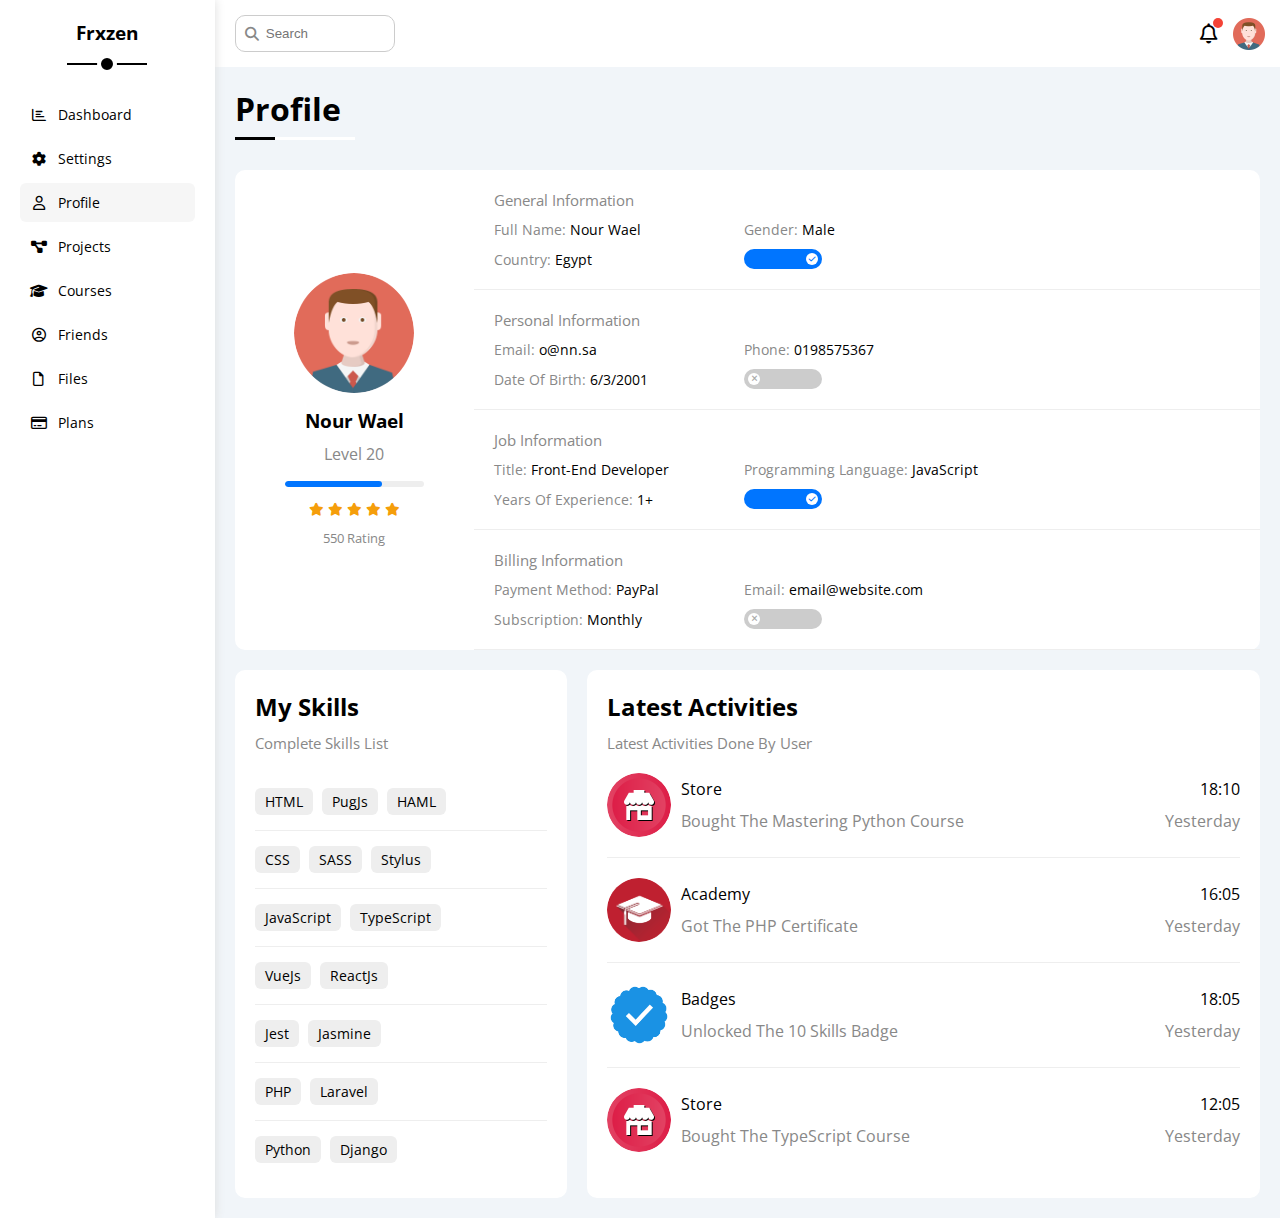
<file: profile.html>
<!DOCTYPE html>
<html lang="en">
  <head>
    <meta charset="UTF-8" />
    <meta http-equiv="X-UA-Compatible" content="IE=edge" />
    <meta name="viewport" content="width=device-width, initial-scale=1.0" />
    <title>Profile</title>
    <link rel="stylesheet" href="./css/all.min.css" />
    <link rel="stylesheet" href="./css/framework.css" />
    <link rel="stylesheet" href="./css/master.css" />
    <link rel="preconnect" href="https://fonts.googleapis.com" />
    <link rel="preconnect" href="https://fonts.gstatic.com" crossorigin />
    <link
      href="https://fonts.googleapis.com/css2?family=Open+Sans:wght@300;500&display=swap"
      rel="stylesheet"
    />
  </head>
  <body>
    <div class="page d-flex">
      <div class="sidebar bg-white p-20 p-relative">
        <h3 class="p-relative txt-c mt-0">Frxzen</h3>
        <ul>
          <li>
            <a
              class="d-flex align-center fs-14 c-black rad-6 p-10"
              href="index.html"
              ><i class="fa-regular fa-chart-bar fa-fw"></i>
              <span>Dashboard</span></a
            >
          </li>
          <li>
            <a
              class="d-flex align-center fs-14 c-black rad-6 p-10"
              href="settings.html"
              ><i class="fa-solid fa-gear fa-fw"></i> <span>Settings</span></a
            >
          </li>
          <li>
            <a
              class="active d-flex align-center fs-14 c-black rad-6 p-10"
              href="profile.html"
              ><i class="fa-regular fa-user fa-fw"></i> <span>Profile</span></a
            >
          </li>
          <li>
            <a
              class="d-flex align-center fs-14 c-black rad-6 p-10"
              href="projects.html"
              ><i class="fa-solid fa-diagram-project fa-fw"></i>
              <span>Projects</span></a
            >
          </li>
          <li>
            <a
              class="d-flex align-center fs-14 c-black rad-6 p-10"
              href="courses.html"
              ><i class="fa-solid fa-graduation-cap fa-fw"></i>
              <span>Courses</span></a
            >
          </li>
          <li>
            <a
              class="d-flex align-center fs-14 c-black rad-6 p-10"
              href="friends.html"
              ><i class="fa-regular fa-circle-user fa-fw"></i>
              <span>Friends</span></a
            >
          </li>
          <li>
            <a
              class="d-flex align-center fs-14 c-black rad-6 p-10"
              href="files.html"
              ><i class="fa-regular fa-file fa-fw"></i> <span>Files</span></a
            >
          </li>
          <li>
            <a
              class="d-flex align-center fs-14 c-black rad-6 p-10"
              href="plans.html"
              ><i class="fa-regular fa-credit-card fa-fw"></i>
              <span>Plans</span></a
            >
          </li>
        </ul>
      </div>
      <div class="content w-full">
        <!-- Start Head -->
        <div class="head bg-white p-15 between-flex">
          <div class="search p-relative">
            <input
              class="p-10 b-basic rad-10"
              type="search"
              placeholder="Search"
            />
          </div>
          <div class="icons d-flex align-center">
            <span class="notification p-relative">
              <i class="fa-regular fa-bell fa-lg"></i>
            </span>
            <img src="./imgs/avatar.png" alt="" />
          </div>
        </div>
        <!-- End Head -->
        <h1 class="p-relative">Profile</h1>
        <div class="profile-page m-20">
          <!-- Start Overview -->
          <div class="overview bg-white rad-10 d-flex align-center">
            <div class="avatar-box">
              <img class="mb-10 rad-half" src="./imgs/avatar.png" alt="" />
              <h3 class="m-0">Nour Wael</h3>
              <p class="c-grey mt-10">Level 20</p>
              <div class="level rad-6 bg-eee p-relative">
                <span style="width: 70%"></span>
              </div>
              <div class="rating mt-10 mb-10">
                <i class="fa-solid fa-star c-orange fs-13"></i>
                <i class="fa-solid fa-star c-orange fs-13"></i>
                <i class="fa-solid fa-star c-orange fs-13"></i>
                <i class="fa-solid fa-star c-orange fs-13"></i>
                <i class="fa-solid fa-star c-orange fs-13"></i>
              </div>
              <p class="c-grey m-0 fs-13">550 Rating</p>
            </div>
            <div class="info-box w-full txt-c-mobile">
              <!-- Start Info Row -->
              <div class="box p-20 d-flex align-center">
                <h4 class="c-grey fs-15 m-0 w-full">General Information</h4>
                <div class="fs-14">
                  <span class="c-grey">Full Name: </span>
                  <span>Nour Wael</span>
                </div>
                <div class="fs-14">
                  <span class="c-grey">Gender: </span>
                  <span>Male</span>
                </div>
                <div class="fs-14">
                  <span class="c-grey">Country: </span>
                  <span>Egypt</span>
                </div>
                <div class="fs-14">
                  <label>
                    <input class="toggle-checkbox" type="checkbox" checked />
                    <div class="toggle-switch"></div>
                  </label>
                </div>
              </div>
              <!-- End Info Row -->
              <!-- Start Info Row -->
              <div class="box p-20 d-flex align-center">
                <h4 class="c-grey fs-15 m-0 w-full">Personal Information</h4>
                <div class="fs-14">
                  <span class="c-grey">Email: </span>
                  <span>o@nn.sa</span>
                </div>
                <div class="fs-14">
                  <span class="c-grey">Phone: </span>
                  <span>0198575367</span>
                </div>
                <div class="fs-14">
                  <span class="c-grey">Date Of Birth: </span>
                  <span>6/3/2001</span>
                </div>
                <div class="fs-14">
                  <label>
                    <input class="toggle-checkbox" type="checkbox" />
                    <div class="toggle-switch"></div>
                  </label>
                </div>
              </div>
              <!-- End Info Row -->
              <div class="box p-20 d-flex align-center">
                <h4 class="c-grey fs-15 m-0 w-full">Job Information</h4>
                <div class="fs-14">
                  <span class="c-grey">Title: </span>
                  <span>Front-End Developer</span>
                </div>
                <div class="fs-14">
                  <span class="c-grey">Programming Language: </span>
                  <span>JavaScript</span>
                </div>
                <div class="fs-14">
                  <span class="c-grey">Years Of Experience: </span>
                  <span>1+</span>
                </div>
                <div class="fs-14">
                  <label>
                    <input class="toggle-checkbox" type="checkbox" checked />
                    <div class="toggle-switch"></div>
                  </label>
                </div>
              </div>
              <!-- Start Info Row -->
              <div class="box p-20 d-flex align-center">
                <h4 class="c-grey fs-15 m-0 w-full">Billing Information</h4>
                <div class="fs-14">
                  <span class="c-grey">Payment Method: </span>
                  <span>PayPal</span>
                </div>
                <div class="fs-14">
                  <span class="c-grey">Email: </span>
                  <span>email@website.com</span>
                </div>
                <div class="fs-14">
                  <span class="c-grey">Subscription: </span>
                  <span>Monthly</span>
                </div>
                <div class="fs-14">
                  <label>
                    <input class="toggle-checkbox" type="checkbox" />
                    <div class="toggle-switch"></div>
                  </label>
                </div>
              </div>
              <!-- End Info Row -->
            </div>
          </div>
          <!-- End Overview -->
          <!-- Start Other Data -->
          <div class="other-data d-flex gap-20">
            <div class="skills-card p-20 bg-white rad-10 mt-20">
              <h2 class="mt-0 mb-10">My Skills</h2>
              <p class="mt-0 mb-20 c-grey fs-15">Complete Skills List</p>
              <ul class="m-0 txt-c-mobile">
                <li>
                  <span>HTML</span>
                  <span>PugJs</span>
                  <span>HAML</span>
                </li>
                <li>
                  <span>CSS</span>
                  <span>SASS</span>
                  <span>Stylus</span>
                </li>
                <li>
                  <span>JavaScript</span>
                  <span>TypeScript</span>
                </li>
                <li>
                  <span>VueJs</span>
                  <span>ReactJs</span>
                </li>
                <li>
                  <span>Jest</span>
                  <span>Jasmine</span>
                </li>
                <li>
                  <span>PHP</span>
                  <span>Laravel</span>
                </li>
                <li>
                  <span>Python</span>
                  <span>Django</span>
                </li>
              </ul>
            </div>
            <div class="activities p-20 bg-white rad-10 mt-20">
              <h2 class="mt-0 mb-10">Latest Activities</h2>
              <p class="mt-0 mb-20 c-grey fs-15">
                Latest Activities Done By User
              </p>
              <div class="activity d-flex align-center txt-c-mobile">
                <img src="./imgs/activity-01.png" alt="" />
                <div class="info">
                  <span class="d-block mb-10">Store</span>
                  <span class="c-grey">Bought The Mastering Python Course</span>
                </div>
                <div class="date">
                  <span class="d-block mb-10">18:10</span>
                  <span class="c-grey">Yesterday</span>
                </div>
              </div>
              <div class="activity d-flex align-center txt-c-mobile">
                <img src="./imgs/activity-02.png" alt="" />
                <div class="info">
                  <span class="d-block mb-10">Academy</span>
                  <span class="c-grey">Got The PHP Certificate</span>
                </div>
                <div class="date">
                  <span class="d-block mb-10">16:05</span>
                  <span class="c-grey">Yesterday</span>
                </div>
              </div>
              <div class="activity d-flex align-center txt-c-mobile">
                <img src="./imgs/activity-03.png" alt="" />
                <div class="info">
                  <span class="d-block mb-10">Badges</span>
                  <span class="c-grey">Unlocked The 10 Skills Badge</span>
                </div>
                <div class="date">
                  <span class="d-block mb-10">18:05</span>
                  <span class="c-grey">Yesterday</span>
                </div>
              </div>
              <div class="activity d-flex align-center txt-c-mobile">
                <img src="./imgs/activity-01.png" alt="" />
                <div class="info">
                  <span class="d-block mb-10">Store</span>
                  <span class="c-grey">Bought The TypeScript Course</span>
                </div>
                <div class="date">
                  <span class="d-block mb-10">12:05</span>
                  <span class="c-grey">Yesterday</span>
                </div>
              </div>
            </div>
          </div>
          <!-- End Other Data -->
        </div>
      </div>
    </div>
  </body>
</html>
</file>
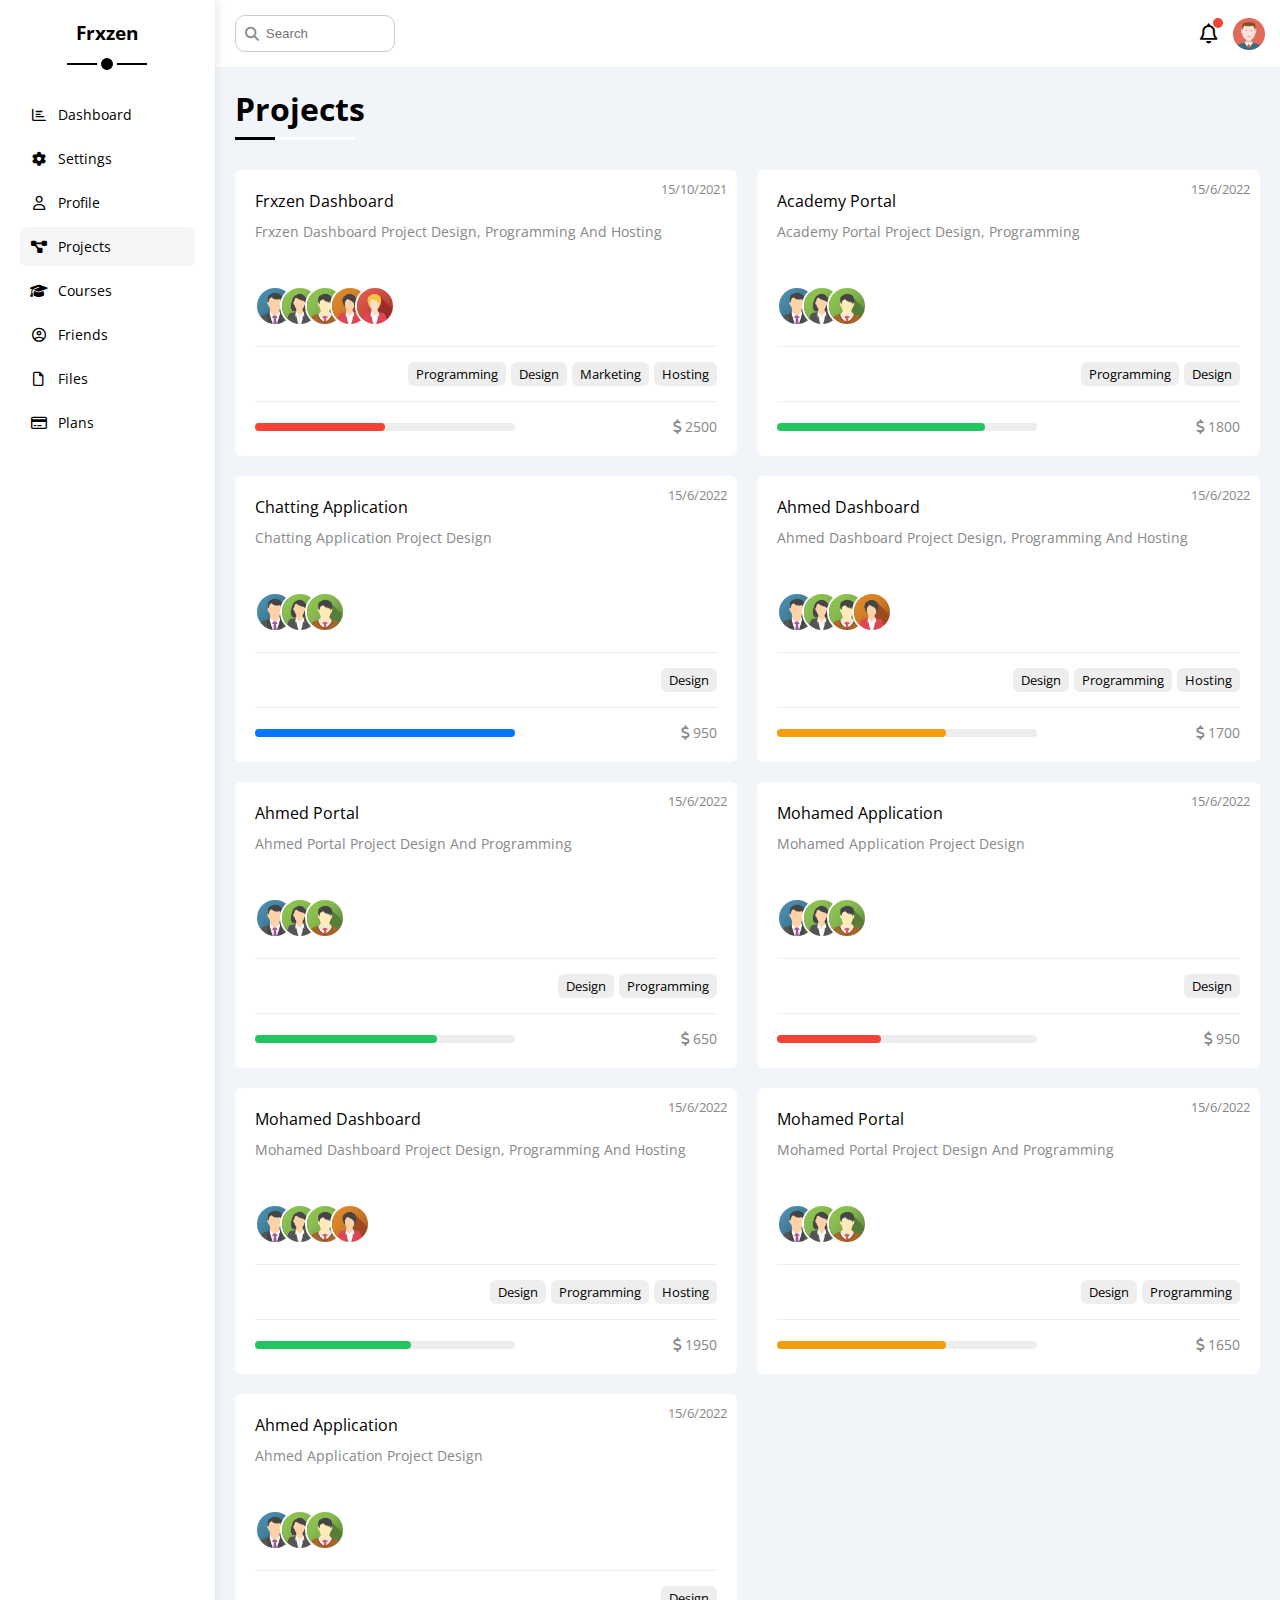
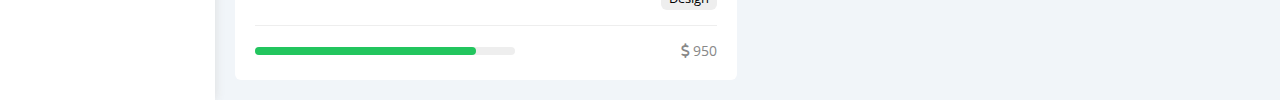
<file: projects.html>
<!DOCTYPE html>
<html lang="en">
  <head>
    <meta charset="UTF-8" />
    <meta http-equiv="X-UA-Compatible" content="IE=edge" />
    <meta name="viewport" content="width=device-width, initial-scale=1.0" />
    <title>Projects</title>
    <link rel="stylesheet" href="./css/all.min.css" />
    <link rel="stylesheet" href="./css/framework.css" />
    <link rel="stylesheet" href="./css/master.css" />
    <link rel="preconnect" href="https://fonts.googleapis.com" />
    <link rel="preconnect" href="https://fonts.gstatic.com" crossorigin />
    <link
      href="https://fonts.googleapis.com/css2?family=Open+Sans:wght@300;500&display=swap"
      rel="stylesheet"
    />
  </head>
  <body>
    <div class="page d-flex">
      <div class="sidebar bg-white p-20 p-relative">
        <h3 class="p-relative txt-c mt-0">Frxzen</h3>
        <ul>
          <li>
            <a
              class="d-flex align-center fs-14 c-black rad-6 p-10"
              href="index.html"
              ><i class="fa-regular fa-chart-bar fa-fw"></i>
              <span>Dashboard</span></a
            >
          </li>
          <li>
            <a
              class="d-flex align-center fs-14 c-black rad-6 p-10"
              href="settings.html"
              ><i class="fa-solid fa-gear fa-fw"></i> <span>Settings</span></a
            >
          </li>
          <li>
            <a
              class="d-flex align-center fs-14 c-black rad-6 p-10"
              href="profile.html"
              ><i class="fa-regular fa-user fa-fw"></i> <span>Profile</span></a
            >
          </li>
          <li>
            <a
              class="active d-flex align-center fs-14 c-black rad-6 p-10"
              href="projects.html"
              ><i class="fa-solid fa-diagram-project fa-fw"></i>
              <span>Projects</span></a
            >
          </li>
          <li>
            <a
              class="d-flex align-center fs-14 c-black rad-6 p-10"
              href="courses.html"
              ><i class="fa-solid fa-graduation-cap fa-fw"></i>
              <span>Courses</span></a
            >
          </li>
          <li>
            <a
              class="d-flex align-center fs-14 c-black rad-6 p-10"
              href="friends.html"
              ><i class="fa-regular fa-circle-user fa-fw"></i>
              <span>Friends</span></a
            >
          </li>
          <li>
            <a
              class="d-flex align-center fs-14 c-black rad-6 p-10"
              href="files.html"
              ><i class="fa-regular fa-file fa-fw"></i> <span>Files</span></a
            >
          </li>
          <li>
            <a
              class="d-flex align-center fs-14 c-black rad-6 p-10"
              href="plans.html"
              ><i class="fa-regular fa-credit-card fa-fw"></i>
              <span>Plans</span></a
            >
          </li>
        </ul>
      </div>
      <div class="content w-full">
        <!-- Start Head -->
        <div class="head bg-white p-15 between-flex">
          <div class="search p-relative">
            <input
              class="p-10 b-basic rad-10"
              type="search"
              placeholder="Search"
            />
          </div>
          <div class="icons d-flex align-center">
            <span class="notification p-relative">
              <i class="fa-regular fa-bell fa-lg"></i>
            </span>
            <img src="./imgs/avatar.png" alt="" />
          </div>
        </div>
        <!-- End Head -->
        <h1 class="p-relative">Projects</h1>
        <div class="projects-page d-grid m-20 gap-20">
          <div class="project bg-white p-20 rad-6 p-relative">
            <span class="date fs-13 c-grey">15/10/2021</span>
            <h4 class="m-0">Frxzen Dashboard</h4>
            <p class="c-grey mt-10 mb-10 fs-14">
              Frxzen Dashboard Project Design, Programming And Hosting
            </p>
            <div class="team">
              <a href="#"><img src="./imgs/team-01.png" alt="" /></a>
              <a href="#"><img src="./imgs/team-02.png" alt="" /></a>
              <a href="#"><img src="./imgs/team-03.png" alt="" /></a>
              <a href="#"><img src="./imgs/team-04.png" alt="" /></a>
              <a href="#"><img src="./imgs/team-05.png" alt="" /></a>
            </div>
            <div class="do d-flex">
              <span class="fs-13 rad-6 bg-eee">Programming</span>
              <span class="fs-13 rad-6 bg-eee">Design</span>
              <span class="fs-13 rad-6 bg-eee">Marketing</span>
              <span class="fs-13 rad-6 bg-eee">Hosting</span>
            </div>
            <div class="info between-flex">
              <div class="prog bg-eee">
                <span class="bg-red" style="width: 50%"></span>
              </div>
              <div class="fs-14 c-grey">
                <i class="fa-solid fa-dollar-sign"></i>
                2500
              </div>
            </div>
          </div>
          <div class="project bg-white p-20 rad-6 p-relative">
            <span class="date fs-13 c-grey">15/6/2022</span>
            <h4 class="m-0">Academy Portal</h4>
            <p class="c-grey mt-10 mb-10 fs-14">
              Academy Portal Project Design, Programming
            </p>
            <div class="team">
              <a href="#"><img src="./imgs/team-01.png" alt="" /></a>
              <a href="#"><img src="./imgs/team-02.png" alt="" /></a>
              <a href="#"><img src="./imgs/team-03.png" alt="" /></a>
            </div>
            <div class="do d-flex">
              <span class="fs-13 rad-6 bg-eee">Programming</span>
              <span class="fs-13 rad-6 bg-eee">Design</span>
            </div>
            <div class="info between-flex">
              <div class="prog bg-eee">
                <span class="bg-green" style="width: 80%"></span>
              </div>
              <div class="fs-14 c-grey">
                <i class="fa-solid fa-dollar-sign"></i>
                1800
              </div>
            </div>
          </div>
          <div class="project bg-white p-20 rad-6 p-relative">
            <span class="date fs-13 c-grey">15/6/2022</span>
            <h4 class="m-0">Chatting Application</h4>
            <p class="c-grey mt-10 mb-10 fs-14">
              Chatting Application Project Design
            </p>
            <div class="team">
              <a href="#"><img src="./imgs/team-01.png" alt="" /></a>
              <a href="#"><img src="./imgs/team-02.png" alt="" /></a>
              <a href="#"><img src="./imgs/team-03.png" alt="" /></a>
            </div>
            <div class="do d-flex">
              <span class="fs-13 rad-6 bg-eee">Design</span>
            </div>
            <div class="info between-flex">
              <div class="prog bg-eee">
                <span class="bg-blue" style="width: 100%"></span>
              </div>
              <div class="fs-14 c-grey">
                <i class="fa-solid fa-dollar-sign"></i>
                950
              </div>
            </div>
          </div>
          <div class="project bg-white p-20 rad-6 p-relative">
            <span class="date fs-13 c-grey">15/6/2022</span>
            <h4 class="m-0">Ahmed Dashboard</h4>
            <p class="c-grey mt-10 mb-10 fs-14">
              Ahmed Dashboard Project Design, Programming And Hosting
            </p>
            <div class="team">
              <a href="#"><img src="./imgs/team-01.png" alt="" /></a>
              <a href="#"><img src="./imgs/team-02.png" alt="" /></a>
              <a href="#"><img src="./imgs/team-03.png" alt="" /></a>
              <a href="#"><img src="./imgs/team-04.png" alt="" /></a>
            </div>
            <div class="do d-flex">
              <span class="fs-13 rad-6 bg-eee">Design</span>
              <span class="fs-13 rad-6 bg-eee">Programming</span>
              <span class="fs-13 rad-6 bg-eee">Hosting</span>
            </div>
            <div class="info between-flex">
              <div class="prog bg-eee">
                <span class="bg-orange" style="width: 65%"></span>
              </div>
              <div class="fs-14 c-grey">
                <i class="fa-solid fa-dollar-sign"></i>
                1700
              </div>
            </div>
          </div>
          <div class="project bg-white p-20 rad-6 p-relative">
            <span class="date fs-13 c-grey">15/6/2022</span>
            <h4 class="m-0">Ahmed Portal</h4>
            <p class="c-grey mt-10 mb-10 fs-14">
              Ahmed Portal Project Design And Programming
            </p>
            <div class="team">
              <a href="#"><img src="./imgs/team-01.png" alt="" /></a>
              <a href="#"><img src="./imgs/team-02.png" alt="" /></a>
              <a href="#"><img src="./imgs/team-03.png" alt="" /></a>
            </div>
            <div class="do d-flex">
              <span class="fs-13 rad-6 bg-eee">Design</span>
              <span class="fs-13 rad-6 bg-eee">Programming</span>
            </div>
            <div class="info between-flex">
              <div class="prog bg-eee">
                <span class="bg-green" style="width: 70%"></span>
              </div>
              <div class="fs-14 c-grey">
                <i class="fa-solid fa-dollar-sign"></i>
                650
              </div>
            </div>
          </div>
          <div class="project bg-white p-20 rad-6 p-relative">
            <span class="date fs-13 c-grey">15/6/2022</span>
            <h4 class="m-0">Mohamed Application</h4>
            <p class="c-grey mt-10 mb-10 fs-14">
              Mohamed Application Project Design
            </p>
            <div class="team">
              <a href="#"><img src="./imgs/team-01.png" alt="" /></a>
              <a href="#"><img src="./imgs/team-02.png" alt="" /></a>
              <a href="#"><img src="./imgs/team-03.png" alt="" /></a>
            </div>
            <div class="do d-flex">
              <span class="fs-13 rad-6 bg-eee">Design</span>
            </div>
            <div class="info between-flex">
              <div class="prog bg-eee">
                <span class="bg-red" style="width: 40%"></span>
              </div>
              <div class="fs-14 c-grey">
                <i class="fa-solid fa-dollar-sign"></i>
                950
              </div>
            </div>
          </div>
          <div class="project bg-white p-20 rad-6 p-relative">
            <span class="date fs-13 c-grey">15/6/2022</span>
            <h4 class="m-0">Mohamed Dashboard</h4>
            <p class="c-grey mt-10 mb-10 fs-14">
              Mohamed Dashboard Project Design, Programming And Hosting
            </p>
            <div class="team">
              <a href="#"><img src="./imgs/team-01.png" alt="" /></a>
              <a href="#"><img src="./imgs/team-02.png" alt="" /></a>
              <a href="#"><img src="./imgs/team-03.png" alt="" /></a>
              <a href="#"><img src="./imgs/team-04.png" alt="" /></a>
            </div>
            <div class="do d-flex">
              <span class="fs-13 rad-6 bg-eee">Design</span>
              <span class="fs-13 rad-6 bg-eee">Programming</span>
              <span class="fs-13 rad-6 bg-eee">Hosting</span>
            </div>
            <div class="info between-flex">
              <div class="prog bg-eee">
                <span class="bg-green" style="width: 60%"></span>
              </div>
              <div class="fs-14 c-grey">
                <i class="fa-solid fa-dollar-sign"></i>
                1950
              </div>
            </div>
          </div>
          <div class="project bg-white p-20 rad-6 p-relative">
            <span class="date fs-13 c-grey">15/6/2022</span>
            <h4 class="m-0">Mohamed Portal</h4>
            <p class="c-grey mt-10 mb-10 fs-14">
              Mohamed Portal Project Design And Programming
            </p>
            <div class="team">
              <a href="#"><img src="./imgs/team-01.png" alt="" /></a>
              <a href="#"><img src="./imgs/team-02.png" alt="" /></a>
              <a href="#"><img src="./imgs/team-03.png" alt="" /></a>
            </div>
            <div class="do d-flex">
              <span class="fs-13 rad-6 bg-eee">Design</span>
              <span class="fs-13 rad-6 bg-eee">Programming</span>
            </div>
            <div class="info between-flex">
              <div class="prog bg-eee">
                <span class="bg-orange" style="width: 65%"></span>
              </div>
              <div class="fs-14 c-grey">
                <i class="fa-solid fa-dollar-sign"></i>
                1650
              </div>
            </div>
          </div>
          <div class="project bg-white p-20 rad-6 p-relative">
            <span class="date fs-13 c-grey">15/6/2022</span>
            <h4 class="m-0">Ahmed Application</h4>
            <p class="c-grey mt-10 mb-10 fs-14">
              Ahmed Application Project Design
            </p>
            <div class="team">
              <a href="#"><img src="./imgs/team-01.png" alt="" /></a>
              <a href="#"><img src="./imgs/team-02.png" alt="" /></a>
              <a href="#"><img src="./imgs/team-03.png" alt="" /></a>
            </div>
            <div class="do d-flex">
              <span class="fs-13 rad-6 bg-eee">Design</span>
            </div>
            <div class="info between-flex">
              <div class="prog bg-eee">
                <span class="bg-green" style="width: 85%"></span>
              </div>
              <div class="fs-14 c-grey">
                <i class="fa-solid fa-dollar-sign"></i>
                950
              </div>
            </div>
          </div>
        </div>
      </div>
    </div>
  </body>
</html>
</file>
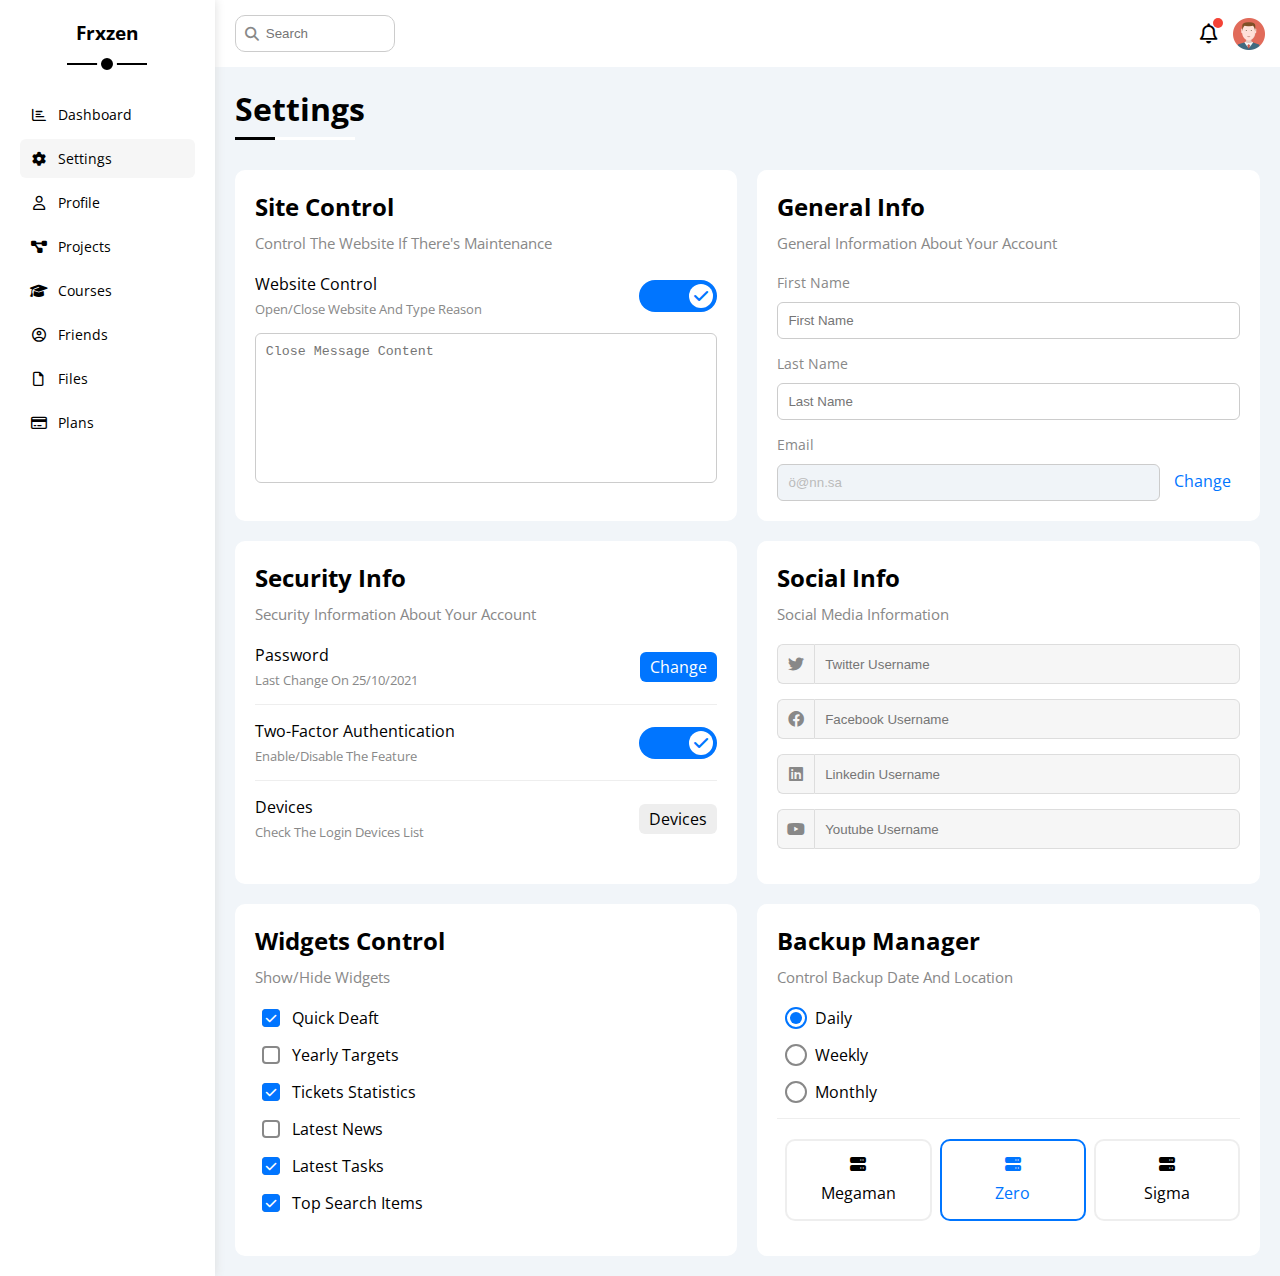
<file: settings.html>
<!DOCTYPE html>
<html lang="en">
  <head>
    <meta charset="UTF-8" />
    <meta http-equiv="X-UA-Compatible" content="IE=edge" />
    <meta name="viewport" content="width=device-width, initial-scale=1.0" />
    <title>Settings</title>
    <link rel="stylesheet" href="./css/all.min.css" />
    <link rel="stylesheet" href="./css/framework.css" />
    <link rel="stylesheet" href="./css/master.css" />
    <link rel="preconnect" href="https://fonts.googleapis.com" />
    <link rel="preconnect" href="https://fonts.gstatic.com" crossorigin />
    <link
      href="https://fonts.googleapis.com/css2?family=Open+Sans:wght@300;500&display=swap"
      rel="stylesheet"
    />
  </head>
  <body>
    <div class="page d-flex">
      <div class="sidebar bg-white p-20 p-relative">
        <h3 class="p-relative txt-c mt-0">Frxzen</h3>
        <ul>
          <li>
            <a
              class="d-flex align-center fs-14 c-black rad-6 p-10"
              href="index.html"
              ><i class="fa-regular fa-chart-bar fa-fw"></i>
              <span>Dashboard</span></a
            >
          </li>
          <li>
            <a
              class="active d-flex align-center fs-14 c-black rad-6 p-10"
              href="settings.html"
              ><i class="fa-solid fa-gear fa-fw"></i> <span>Settings</span></a
            >
          </li>
          <li>
            <a
              class="d-flex align-center fs-14 c-black rad-6 p-10"
              href="profile.html"
              ><i class="fa-regular fa-user fa-fw"></i> <span>Profile</span></a
            >
          </li>
          <li>
            <a
              class="d-flex align-center fs-14 c-black rad-6 p-10"
              href="projects.html"
              ><i class="fa-solid fa-diagram-project fa-fw"></i>
              <span>Projects</span></a
            >
          </li>
          <li>
            <a
              class="d-flex align-center fs-14 c-black rad-6 p-10"
              href="courses.html"
              ><i class="fa-solid fa-graduation-cap fa-fw"></i>
              <span>Courses</span></a
            >
          </li>
          <li>
            <a
              class="d-flex align-center fs-14 c-black rad-6 p-10"
              href="friends.html"
              ><i class="fa-regular fa-circle-user fa-fw"></i>
              <span>Friends</span></a
            >
          </li>
          <li>
            <a
              class="d-flex align-center fs-14 c-black rad-6 p-10"
              href="files.html"
              ><i class="fa-regular fa-file fa-fw"></i> <span>Files</span></a
            >
          </li>
          <li>
            <a
              class="d-flex align-center fs-14 c-black rad-6 p-10"
              href="plans.html"
              ><i class="fa-regular fa-credit-card fa-fw"></i>
              <span>Plans</span></a
            >
          </li>
        </ul>
      </div>
      <div class="content w-full">
        <!-- Start Head -->
        <div class="head bg-white p-15 between-flex">
          <div class="search p-relative">
            <input
              class="p-10 b-basic rad-10"
              type="search"
              placeholder="Search"
            />
          </div>
          <div class="icons d-flex align-center">
            <span class="notification p-relative">
              <i class="fa-regular fa-bell fa-lg"></i>
            </span>
            <img src="./imgs/avatar.png" alt="" />
          </div>
        </div>
        <!-- End Head -->
        <h1 class="p-relative">Settings</h1>
        <div class="settings-page m-20 d-grid gap-20">
          <!-- Start Settings Box -->
          <div class="p-20 bg-white rad-10">
            <h2 class="mt-0 mb-10">Site Control</h2>
            <p class="mt-0 mb-20 c-grey fs-15">
              Control The Website If There's Maintenance
            </p>
            <div class="mb-15 between-flex">
              <div>
                <span>Website Control</span>
                <p class="c-grey mt-5 mb-0 fs-13">
                  Open/Close Website And Type Reason
                </p>
              </div>
              <div>
                <label>
                  <input class="toggle-checkbox" type="checkbox" checked />
                  <div class="toggle-switch"></div>
                </label>
              </div>
            </div>
            <textarea
              class="close-message p-10 rad-6 d-block w-full"
              placeholder="Close Message Content"
            ></textarea>
          </div>
          <!-- End Settings Box -->
          <!-- Start Settings Box -->
          <div class="p-20 bg-white rad-10">
            <h2 class="mt-0 mb-10">General Info</h2>
            <p class="mt-0 mb-20 c-grey fs-15">
              General Information About Your Account
            </p>
            <div class="mb-15">
              <label class="fs-14 c-grey d-block mb-10" for="first"
                >First Name</label
              >
              <input
                class="b-none b-ccc p-10 rad-6 d-block w-full"
                type="text"
                id="first"
                placeholder="First Name"
              />
            </div>
            <div class="mb-15">
              <label class="fs-14 c-grey d-block mb-10" for="last"
                >Last Name</label
              >
              <input
                class="b-none b-ccc p-10 rad-6 d-block w-full"
                type="text"
                id="last"
                placeholder="Last Name"
              />
            </div>
            <div>
              <label class="fs-14 c-grey d-block mb-10" for="email"
                >Email</label
              >
              <input
                class="email b-none b-ccc p-10 rad-6 d-block w-full mr-10"
                type="email"
                id="email"
                value="ö@nn.sa"
                disabled
              />
              <a class="c-blue" href="#">Change</a>
            </div>
          </div>
          <!-- End Settings Box -->
          <!-- Start Settings Box -->
          <div class="p-20 bg-white rad-10">
            <h2 class="mt-0 mb-10">Security Info</h2>
            <p class="mt-0 mb-20 c-grey fs-15">
              Security Information About Your Account
            </p>
            <div class="sec-box mb-15 between-flex">
              <div>
                <span>Password</span>
                <p class="c-grey mt-5 mb-0 fs-13">Last Change On 25/10/2021</p>
              </div>
              <a class="button bg-blue c-white btn-shape" href="#">Change</a>
            </div>
            <div class="sec-box mb-15 between-flex">
              <div>
                <span>Two-Factor Authentication</span>
                <p class="c-grey mt-5 mb-0 fs-13">Enable/Disable The Feature</p>
              </div>
              <label>
                <input class="toggle-checkbox" type="checkbox" checked />
                <div class="toggle-switch"></div>
              </label>
            </div>
            <div class="sec-box between-flex">
              <div>
                <span>Devices</span>
                <p class="c-grey mt-5 mb-0 fs-13">
                  Check The Login Devices List
                </p>
              </div>
              <a class="bg-eee c-black btn-shape" href="#">Devices</a>
            </div>
          </div>
          <!-- End Settings Box -->
          <!-- Start Settings Box -->
          <div class="social-boxes p-20 bg-white rad-10">
            <h2 class="mt-0 mb-10">Social Info</h2>
            <p class="mt-0 mb-20 c-grey fs-15">Social Media Information</p>
            <div class="d-flex align-center mb-15">
              <i class="fa-brands fa-twitter center-flex c-grey"></i>
              <input
                class="w-full"
                type="text"
                placeholder="Twitter Username"
              />
            </div>
            <div class="d-flex align-center mb-15">
              <i class="fa-brands fa-facebook center-flex c-grey"></i>
              <input
                class="w-full"
                type="text"
                placeholder="Facebook Username"
              />
            </div>
            <div class="d-flex align-center mb-15">
              <i class="fa-brands fa-linkedin center-flex c-grey"></i>
              <input
                class="w-full"
                type="text"
                placeholder="Linkedin Username"
              />
            </div>
            <div class="d-flex align-center mb-15">
              <i class="fa-brands fa-youtube center-flex c-grey"></i>
              <input
                class="w-full"
                type="text"
                placeholder="Youtube Username"
              />
            </div>
          </div>
          <!-- End Settings Box -->
          <!-- Start Settings Box -->
          <div class="widgets-control p-20 bg-white rad-10">
            <h2 class="mt-0 mb-10">Widgets Control</h2>
            <p class="mt-0 mb-20 c-grey fs-15">Show/Hide Widgets</p>
            <div class="control d-flex align-center mb-15">
              <input type="checkbox" id="one" checked />
              <label for="one">Quick Deaft</label>
            </div>
            <div class="control d-flex align-center mb-15">
              <input type="checkbox" id="two" />
              <label for="two">Yearly Targets</label>
            </div>
            <div class="control d-flex align-center mb-15">
              <input type="checkbox" id="three" checked />
              <label for="three">Tickets Statistics</label>
            </div>
            <div class="control d-flex align-center mb-15">
              <input type="checkbox" id="four" />
              <label for="four">Latest News</label>
            </div>
            <div class="control d-flex align-center mb-15">
              <input type="checkbox" id="five" checked />
              <label for="five">Latest Tasks</label>
            </div>
            <div class="control d-flex align-center mb-15">
              <input type="checkbox" id="six" checked />
              <label for="six">Top Search Items</label>
            </div>
          </div>
          <!-- End Settings Box -->
          <!-- Start Settings Box -->
          <div class="backup-control p-20 bg-white rad-10">
            <h2 class="mt-0 mb-10">Backup Manager</h2>
            <p class="mt-0 mb-20 c-grey fs-15">
              Control Backup Date And Location
            </p>
            <div class="date d-flex align-center mb-15">
              <input type="radio" name="time" id="daily" checked />
              <label for="daily">Daily</label>
            </div>
            <div class="date d-flex align-center mb-15">
              <input type="radio" name="time" id="weekly" />
              <label for="weekly">Weekly</label>
            </div>
            <div class="date d-flex align-center mb-15">
              <input type="radio" name="time" id="monthly" />
              <label for="monthly">Monthly</label>
            </div>
            <div class="servers d-flex align-center txt-c">
              <input type="radio" name="servers" id="server-one" />
              <div class="server mb-15 rad-10 w-full">
                <label class="d-block m-15" for="server-one">
                  <i class="fa-solid fa-server d-block mb-10"></i>
                  Megaman
                </label>
              </div>
              <input type="radio" name="servers" id="server-two" checked />
              <div class="server mb-15 rad-10 w-full">
                <label class="d-block m-15" for="server-two">
                  <i class="fa-solid fa-server d-block mb-10"></i>
                  Zero
                </label>
              </div>
              <input type="radio" name="servers" id="server-three" />
              <div class="server mb-15 rad-10 w-full">
                <label class="d-block m-15" for="server-three">
                  <i class="fa-solid fa-server d-block mb-10"></i>
                  Sigma
                </label>
              </div>
            </div>
          </div>
          <!-- End Settings Box -->
        </div>
      </div>
    </div>
  </body>
</html>
</file>
<file: css/framework.css>
:root {
  --blue-color: #0075ff;
  --blue-alt-color: #0d69d5;
  --orange-color: #f59e0b;
  --green-color: #22c55e;
  --red-color: #f44336;
  --grey-color: #888;
}
/* Start Box */
.d-flex {
  display: flex;
}
.align-center {
  align-items: center;
}
.space-between {
  justify-content: space-between;
}
.f-wrap {
  flex-wrap: wrap;
}
.d-grid {
  display: grid;
}
.gap-20 {
  gap: 20px;
}
.d-block {
  display: block;
}
@media (max-width: 767px) {
  .block-mobile {
    display: block;
  }
  .hide-mobile {
    display: none;
  }
}
/* End Box */
/* Start Padding + Margin */
.p-10 {
  padding: 10px;
}
.p-15 {
  padding: 15px;
}
.p-20 {
  padding: 20px;
}
.pt-10 {
  padding-top: 10px;
}
.pt-15 {
  padding-top: 15px;
}
.pt-20 {
  padding-top: 20px;
}
.pb-10 {
  padding-bottom: 10px;
}
.pb-15 {
  padding-bottom: 15px;
}
.pb-20 {
  padding-bottom: 20px;
}
.pl-15 {
  padding-left: 15px;
}
.m-0 {
  margin: 0;
}
.m-15 {
  margin: 15px;
}
.m-20 {
  margin: 20px;
}
.mt-0 {
  margin-top: 0;
}
.mt-5 {
  margin-top: 5px;
}
.mt-10 {
  margin-top: 10px;
}
.mt-15 {
  margin-top: 15px;
}
.mt-20 {
  margin-top: 20px;
}
.mt-25 {
  margin-top: 25px;
}
.mr-10 {
  margin-right: 10px;
}
.mr-15 {
  margin-right: 15px;
}
.mb-0 {
  margin-bottom: 0;
}
.mb-5 {
  margin-bottom: 5px;
}
.mb-10 {
  margin-bottom: 10px;
}
.mb-15 {
  margin-bottom: 15px;
}
.mb-20 {
  margin-bottom: 20px;
}
.mb-25 {
  margin-bottom: 25px;
}
/* End Padding + Margin */
/* Start Colors */
.bg-white {
  background-color: white;
}
.bg-orange {
  background-color: var(--orange-color);
}
.bg-green {
  background-color: var(--green-color);
}
.bg-eee {
  background-color: #eee;
}
.bg-blue {
  background-color: var(--blue-color);
}
.bg-red {
  background-color: var(--red-color);
}
.c-black {
  color: black;
}
.c-grey {
  color: var(--grey-color);
}
.c-orange {
  color: var(--orange-color);
}
.c-green {
  color: var(--green-color);
}
.c-white {
  color: white;
}
.c-red {
  color: var(--red-color);
}
.c-blue {
  color: var(--blue-color);
}
/* End Colors */
/* Start Position */
.p-relative {
  position: relative;
}
.p-absolute {
  position: absolute;
}
/* End Position */
/* Start Font */
.txt-c {
  text-align: center;
}
.fs-13 {
  font-size: 13px;
}
.fs-14 {
  font-size: 14px;
}
.fs-15 {
  font-size: 15px;
}
.fs-25 {
  font-size: 25px;
}
.fw-bold {
  font-weight: bold;
}
@media (max-width: 767px) {
  .txt-c-mobile {
    text-align: center;
  }
}
/* End Font */
/* Start Border */
.rad-6 {
  border-radius: 6px;
  -webkit-border-radius: 6px;
  -moz-border-radius: 6px;
  -ms-border-radius: 6px;
  -o-border-radius: 6px;
}
.rad-10 {
  border-radius: 10px;
  -webkit-border-radius: 10px;
  -moz-border-radius: 10px;
  -ms-border-radius: 10px;
  -o-border-radius: 10px;
}
.rad-half {
  border-radius: 50%;
  -webkit-border-radius: 50%;
  -moz-border-radius: 50%;
  -ms-border-radius: 50%;
  -o-border-radius: 50%;
}
.b-basic {
  border: 1px solid #ccc;
}
.b-none {
  border: none;
}
.b-ccc {
  border: 1px solid #ccc;
}
.b-eee {
  border: 1px solid #eee;
}
/* End Border */
/* Start Sizes */
.w-full {
  width: 100%;
}
.w-fit {
  width: fit-content;
}
.w-100 {
  width: 100px;
}
.h-full {
  height: 100%;
}
.h-100 {
  height: 100px;
}
/* End Sizes */
/* Start Components */
.center-flex {
  display: flex;
  justify-content: center;
  align-items: center;
}
.between-flex {
  display: flex;
  justify-content: space-between;
  align-items: center;
}
.btn-shape {
  padding: 4px 10px;
  border-radius: 6px;
  -webkit-border-radius: 6px;
  -moz-border-radius: 6px;
  -ms-border-radius: 6px;
  -o-border-radius: 6px;
}

/* End Components */
</file>
<file: css/master.css>
:root {
  --blue-color: #0075ff;
  --blue-alt-color: #0d69d5;
  --orange-color: #f59e0b;
  --green-color: #22c55e;
  --red-color: #f44336;
  --grey-color: #888;
}
* {
  box-sizing: border-box;
}
body {
  margin: 0;
  font-family: "Open Sans", sans-serif;
}
*:focus {
  outline: none;
}
a {
  text-decoration: none;
}
ul {
  list-style: none;
  padding: 0;
}
::-webkit-scrollbar {
  width: 15px;
}
::-webkit-scrollbar-track {
  background-color: white;
}
::-webkit-scrollbar-thumb {
  background-color: var(--blue-color);
}
::-webkit-scrollbar-thumb:hover {
  background-color: var(--blue-alt-color);
}
.page {
  min-height: 100vh;
  background-color: #f1f5f9;
}
/* Start Sidebar */
.sidebar {
  width: 250px;
  box-shadow: 0 0 10px #ddd;
}
.sidebar > h3 {
  margin-bottom: 50px;
}
.sidebar > h3::before,
.sidebar > h3::after {
  content: "";
  background-color: black;
  position: absolute;
  left: 50%;
  transform: translateX(-50%);
  -webkit-transform: translateX(-50%);
  -moz-transform: translateX(-50%);
  -ms-transform: translateX(-50%);
  -o-transform: translateX(-50%);
}
.sidebar > h3::before {
  width: 80px;
  height: 2px;
  bottom: -20px;
}
.sidebar > h3::after {
  border: 4px solid white;
  width: 12px;
  height: 12px;
  bottom: -29px;
  border-radius: 50%;
  -webkit-border-radius: 50%;
  -moz-border-radius: 50%;
  -ms-border-radius: 50%;
  -o-border-radius: 50%;
}
.sidebar ul li a {
  margin-bottom: 5px;
  transition: 0.3s;
  -webkit-transition: 0.3s;
  -moz-transition: 0.3s;
  -ms-transition: 0.3s;
  -o-transition: 0.3s;
}
.sidebar ul li a:hover,
.sidebar ul li a.active {
  background-color: #f6f6f6;
}
.sidebar ul li a span {
  font-size: 14px;
  margin-left: 10px;
}
@media (max-width: 767px) {
  .sidebar {
    width: 58px;
    padding: 10px;
  }
  .sidebar > h3 {
    font-size: 13px;
    margin-bottom: 15px;
  }
  .sidebar > h3::before,
  .sidebar > h3::after {
    display: none;
  }
  .sidebar ul li a span {
    display: none;
  }
}
/* End Sidebar */
/* Start Content */
.content {
  overflow: hidden;
}
.head .search::before {
  font-family: var(--fa-style-family-classic);
  content: "\f002";
  font-weight: 900;
  position: absolute;
  left: 15px;
  top: 50%;
  transform: translateY(-50%);
  -webkit-transform: translateY(-50%);
  -moz-transform: translateY(-50%);
  -ms-transform: translateY(-50%);
  -o-transform: translateY(-50%);
  font-size: 14px;
  color: var(--grey-color);
}
.head .search input {
  margin-left: 5px;
  padding-left: 30px;
  width: 160px;
  transition: width 0.3s;
  -webkit-transition: width 0.3s;
  -moz-transition: width 0.3s;
  -ms-transition: width 0.3s;
  -o-transition: width 0.3s;
}
.head .search input:focus {
  width: 200px;
}
.head .search input:focus::placeholder {
  opacity: 0;
}
.head .icons .notification {
  cursor: pointer;
}
.head .icons .notification::before {
  content: "";
  position: absolute;
  width: 10px;
  height: 10px;
  background-color: var(--red-color);
  right: -5px;
  top: -5px;
  border-radius: 50%;
  -webkit-border-radius: 50%;
  -moz-border-radius: 50%;
  -ms-border-radius: 50%;
  -o-border-radius: 50%;
}
.head .icons img {
  width: 32px;
  height: 32px;
  margin-left: 15px;
}
.page h1 {
  margin: 20px 20px 40px;
}
.page h1::before,
.page h1::after {
  content: "";
  height: 3px;
  position: absolute;
  bottom: -10px;
  left: 0;
}
.page h1::before {
  background-color: white;
  width: 120px;
}
.page h1::after {
  background-color: black;
  width: 40px;
}
.wrapper {
  grid-template-columns: repeat(auto-fill, minmax(450px, 1fr));
  margin-left: 20px;
  margin-right: 20px;
  margin-bottom: 20px;
}
@media (max-width: 767px) {
  .wrapper {
    grid-template-columns: minmax(200px, 1fr);
    margin-left: 10px;
    margin-right: 10px;
    gap: 10px;
  }
}
/* End Content */
/* Start Welcome Widget */
.welcome {
  overflow: hidden;
}
.welcome .intro img {
  width: 200px;
  margin-bottom: -10px;
}
.welcome .avatar {
  width: 64px;
  height: 64px;
  border: 2px solid white;
  padding: 2px;
  box-shadow: 0 0 5px #ddd;
  margin-left: 20px;
  margin-top: -32px;
  border-radius: 50%;
  -webkit-border-radius: 50%;
  -moz-border-radius: 50%;
  -ms-border-radius: 50%;
  -o-border-radius: 50%;
}
.welcome .body {
  border-top: 1px solid #eee;
  border-bottom: 1px solid #eee;
}
.welcome .body > div {
  flex: 1;
}
.welcome .visit {
  margin: 0 15px 15px auto;
  transition: 0.3s;
  -webkit-transition: 0.3s;
  -moz-transition: 0.3s;
  -ms-transition: 0.3s;
  -o-transition: 0.3s;
}
.welcome .visit:hover {
  background-color: var(--blue-alt-color);
}
@media (max-width: 767px) {
  .welcome .intro {
    padding-bottom: 30px;
  }
  .welcome .avatar {
    margin-left: 0;
  }
  .welcome .body > div:not(:last-child) {
    margin-bottom: 20px;
  }
}
/* End Welcome Widget */
/* Start Quick Draft Widget */
.quick-draft textarea {
  resize: none;
  min-height: 180px;
}
.quick-draft .save {
  margin-left: auto;
  cursor: pointer;
  transition: 0.3s;
  -webkit-transition: 0.3s;
  -moz-transition: 0.3s;
  -ms-transition: 0.3s;
  -o-transition: 0.3s;
}
.quick-draft .save:hover {
  background-color: var(--blue-alt-color);
}
/* End Quick Draft Widget */
/* Start Targets */
.targets .target-row .icon {
  width: 80px;
  height: 80px;
  margin-right: 15px;
}
.targets .details {
  flex: 1;
}
.targets .details .progress {
  height: 4px;
}
.targets .details .progress > span {
  position: absolute;
  left: 0;
  height: 100%;
  top: 0;
}
.targets .details .progress > span span {
  position: absolute;
  bottom: 16px;
  right: -16px;
  padding: 2px 5px;
  border-radius: 6px;
  -webkit-border-radius: 6px;
  -moz-border-radius: 6px;
  -ms-border-radius: 6px;
  -o-border-radius: 6px;
  font-size: 13px;
}
.targets .details .progress > span span::after {
  content: "";
  border-color: transparent;
  border-width: 5px;
  border-style: solid;
  position: absolute;
  bottom: -10px;
  left: 50%;
  transform: translateX(-50%);
  -webkit-transform: translateX(-50%);
  -moz-transform: translateX(-50%);
  -ms-transform: translateX(-50%);
  -o-transform: translateX(-50%);
}
.targets .details .progress > .blue span::after {
  border-top-color: var(--blue-color);
}
.targets .details .progress > .orange span::after {
  border-top-color: var(--orange-color);
}
.targets .details .progress > .green span::after {
  border-top-color: var(--green-color);
}
.blue .icon,
.blue .progress {
  background-color: rgb(0 117 255 / 20%);
}
.orange .icon,
.orange .progress {
  background-color: rgb(245 158 11 / 20%);
}
.green .icon,
.green .progress {
  background-color: rgb(34 197 94 / 20%);
}
/* End Targets */
/* Start Tickets */
.tickets .box {
  border: 1px solid #ccc;
  width: calc(50% - 10px);
}
@media (max-width: 767px) {
  .tickets .box {
    width: 100%;
  }
}
/* End Tickets */
/* Start Latest News */
.latest-news .news-row:not(:last-of-type) {
  margin-bottom: 20px;
  padding-bottom: 20px;
  border-bottom: 1px solid #eee;
}
.latest-news .news-row img {
  width: 100px;
  margin-right: 15px;
  border-radius: 6px;
  -webkit-border-radius: 6px;
  -moz-border-radius: 6px;
  -ms-border-radius: 6px;
  -o-border-radius: 6px;
}
.latest-news .info {
  flex-grow: 1;
}
.latest-news .info h3 {
  margin: 0 0 5px;
  font-size: 16px;
}
@media (max-width: 767px) {
  .latest-news .news-row {
    display: block;
  }
  .latest-news .news-row .label {
    margin: 10px auto;
    width: fit-content;
  }
}
/* End Latest News */
/* Start Tasks */
.tasks .task-row:not(:last-of-type) {
  margin-bottom: 15px;
  padding-bottom: 15px;
  border-bottom: 1px solid #eee;
}
.tasks .info {
  flex-grow: 1;
}
.tasks .done {
  opacity: 0.3;
}
.tasks .done h3,
.tasks .done p {
  text-decoration: line-through;
}
.tasks .delete {
  cursor: pointer;
  transition: 0.3s;
  -webkit-transition: 0.3s;
  -moz-transition: 0.3s;
  -ms-transition: 0.3s;
  -o-transition: 0.3s;
}
.tasks .delete:hover {
  color: var(--red-color);
}
/* End Tasks */
/* Start Latest Uploads */
.latest-uploads ul li:not(:last-child) {
  border-bottom: 1px solid #eee;
}
.latest-uploads ul li img {
  width: 40px;
  height: 40px;
}
/* End Latest Uploads */
/* Start Last Project Progress */
.last-project ul::before {
  content: "";
  position: absolute;
  left: 11px;
  width: 2px;
  height: 100%;
  background-color: var(--blue-color);
}
.last-project ul li::before {
  content: "";
  width: 20px;
  height: 20px;
  display: block;
  border-radius: 50%;
  -webkit-border-radius: 50%;
  -moz-border-radius: 50%;
  -ms-border-radius: 50%;
  -o-border-radius: 50%;
  background-color: white;
  border: 2px solid white;
  outline: 2px solid var(--blue-color);
  margin-right: 15px;
  z-index: 1;
}
.last-project ul li.done::before {
  background-color: var(--blue-color);
}
.last-project ul li.current::before {
  animation: change-color 0.8s infinite alternate;
  -webkit-animation: change-color 0.8s infinite alternate;
}
.last-project .launch-icon {
  position: absolute;
  width: 160px;
  right: 0;
  bottom: 0;
  opacity: 0.6;
}
/* End Last Project Progress */
/* Start Reminders */
.reminders ul li .key {
  width: 15px;
  height: 15px;
}
.reminders ul li > .blue {
  border-left: 2px solid var(--blue-color);
}
.reminders ul li > .green {
  border-left: 2px solid var(--green-color);
}
.reminders ul li > .orange {
  border-left: 2px solid var(--orange-color);
}
.reminders ul li > .red {
  border-left: 2px solid var(--red-color);
}
/* End Reminders */
/* Start Latest Post */
.latest-post .avatar {
  width: 48px;
  height: 48px;
}
.latest-post .post-content {
  text-transform: capitalize;
  line-height: 1.8;
  border-top: 1px solid #eee;
  border-bottom: 1px solid #eee;
  min-height: 140px;
}
/* End Latest Post */
/* Start Social Media Stats */
.social-media .box {
  padding-left: 70px;
}
.social-media .box i {
  position: absolute;
  left: 0;
  top: 0;
  width: 52px;
  transition: 0.3s;
  -webkit-transition: 0.3s;
  -moz-transition: 0.3s;
  -ms-transition: 0.3s;
  -o-transition: 0.3s;
}
.social-media .box i:hover {
  transform: rotate(5deg);
  -webkit-transform: rotate(5deg);
  -moz-transform: rotate(5deg);
  -ms-transform: rotate(5deg);
  -o-transform: rotate(5deg);
}
.social-media .twitter {
  background-color: rgb(29 161 242 / 20%);
  color: #1da1f2;
}
.social-media .twitter i,
.social-media .twitter a {
  background-color: #1da1f2;
}
.social-media .facebook {
  background-color: rgb(24 119 242 / 20%);
  color: #1877f2;
}
.social-media .facebook i,
.social-media .facebook a {
  background-color: #1877f2;
}
.social-media .youtube {
  background-color: rgb(255 0 0 / 20%);
  color: #ff0000;
}
.social-media .youtube i,
.social-media .youtube a {
  background-color: #ff0000;
}
.social-media .linkedin {
  background-color: rgb(0 119 181 / 20%);
  color: #0077b5;
}
.social-media .linkedin i,
.social-media .linkedin a {
  background-color: #0077b5;
}
/* End Social Media Stats */
/* Start Projects Table */
.projects .responsive-table {
  overflow-x: auto;
}
.projects table {
  min-width: 1000px;
  border-spacing: 0;
}
.projects thead td {
  background-color: #eee;
  font-weight: bold;
}
.projects table td {
  padding: 15px;
}
.projects tbody td {
  border-bottom: 1px solid #eee;
  border-left: 1px solid #eee;
  transition: 0.3s;
  -webkit-transition: 0.3s;
  -moz-transition: 0.3s;
  -ms-transition: 0.3s;
  -o-transition: 0.3s;
}
.projects table tbody tr td:last-child {
  border-right: 1px solid #eee;
}
.projects tbody tr:hover td {
  background-color: #faf7f7;
}
.projects table img {
  width: 32px;
  height: 32px;
  border-radius: 50%;
  -webkit-border-radius: 50%;
  -moz-border-radius: 50%;
  -ms-border-radius: 50%;
  -o-border-radius: 50%;
  padding: 2px;
  background-color: white;
}
.projects table img:not(:first-child) {
  margin-left: -20px;
}
.projects table .label {
  font-size: 13px;
}
/* End Projects Table */
/* Start Settings */
.settings-page {
  grid-template-columns: repeat(auto-fill, minmax(500px, 1fr));
}
@media (max-width: 767px) {
  .settings-page {
    grid-template-columns: minmax(100px, 1fr);
    margin-left: 10px;
    margin-right: 10px;
    gap: 10px;
  }
}
.settings-page .close-message {
  border: 1px solid #ccc;
  resize: none;
  min-height: 150px;
}
.settings-page .email {
  display: inline-flex;
  width: calc(100% - 80px);
}
.settings-page .sec-box {
  padding-bottom: 15px;
}
.settings-page .sec-box:not(:last-of-type) {
  border-bottom: 1px solid #eee;
}
.settings-page .sec-box .button {
  transition: 0.3s;
  -webkit-transition: 0.3s;
  -moz-transition: 0.3s;
  -ms-transition: 0.3s;
  -o-transition: 0.3s;
}
.settings-page .sec-box .button:hover {
  background-color: var(--blue-alt-color);
}
.settings-page .social-boxes i {
  width: 40px;
  height: 40px;
  background-color: #f6f6f6;
  border: 1px solid #ddd;
  border-right: none;
  border-radius: 6px 0 0 6px;
  -webkit-border-radius: 6px 0 0 6px;
  -moz-border-radius: 6px 0 0 6px;
  -ms-border-radius: 6px 0 0 6px;
  -o-border-radius: 6px 0 0 6px;
  transition: 0.3s;
  -webkit-transition: 0.3s;
  -moz-transition: 0.3s;
  -ms-transition: 0.3s;
  -o-transition: 0.3s;
}
.settings-page .social-boxes input {
  height: 40px;
  background-color: #f6f6f6;
  border: 1px solid #ddd;
  padding-left: 10px;
  border-radius: 0 6px 6px 0;
  -webkit-border-radius: 0 6px 6px 0;
  -moz-border-radius: 0 6px 6px 0;
  -ms-border-radius: 0 6px 6px 0;
  -o-border-radius: 0 6px 6px 0;
}
.settings-page .social-boxes > div:focus-within i {
  color: black;
}
.widgets-control .control input[type="checkbox"] {
  -webkit-appearance: none;
  appearance: none;
}
.widgets-control .control label {
  padding-left: 30px;
  cursor: pointer;
  position: relative;
}
.widgets-control .control label::before {
  content: "";
  position: absolute;
  left: 0;
  top: 50%;
  width: 14px;
  height: 14px;
  border: 2px solid var(--grey-color);
  margin-top: -9px;
  border-radius: 4px;
  -webkit-border-radius: 4px;
  -moz-border-radius: 4px;
  -ms-border-radius: 4px;
  -o-border-radius: 4px;
}
.widgets-control .control label:hover::before {
  border-color: var(--blue-alt-color);
}
.widgets-control .control label::after {
  font-family: var(--fa-style-family-classic);
  content: "\f00c";
  font-weight: 900;
  position: absolute;
  left: 0;
  top: 50%;
  margin-top: -9px;
  background-color: var(--blue-color);
  color: white;
  font-size: 12px;
  width: 18px;
  height: 18px;
  display: flex;
  justify-content: center;
  align-items: center;
  border-radius: 4px;
  transform: scale(0) rotate(360deg);
  -webkit-transform: scale(0) rotate(360deg);
  -moz-transform: scale(0) rotate(360deg);
  -ms-transform: scale(0) rotate(360deg);
  -o-transform: scale(0) rotate(360deg);
  transition: 0.3s;
  -webkit-transition: 0.3s;
  -moz-transition: 0.3s;
  -ms-transition: 0.3s;
  -o-transition: 0.3s;
  -webkit-border-radius: 4px;
  -moz-border-radius: 4px;
  -ms-border-radius: 4px;
  -o-border-radius: 4px;
}
.widgets-control .control input[type="checkbox"]:checked + label::after {
  transform: scale(1);
  -webkit-transform: scale(1);
  -moz-transform: scale(1);
  -ms-transform: scale(1);
  -o-transform: scale(1);
}
.backup-control input[type="radio"] {
  -webkit-appearance: none;
  appearance: none;
}
.backup-control .date label {
  padding-left: 30px;
  cursor: pointer;
  position: relative;
}
.backup-control .date label::before {
  content: "";
  position: absolute;
  top: 50%;
  left: 0;
  margin-top: -11px;
  width: 18px;
  height: 18px;
  border: 2px solid var(--grey-color);
  border-radius: 50%;
  -webkit-border-radius: 50%;
  -moz-border-radius: 50%;
  -ms-border-radius: 50%;
  -o-border-radius: 50%;
}
.backup-control .date label::after {
  content: "";
  position: absolute;
  left: 5px;
  top: 5px;
  width: 12px;
  height: 12px;
  background-color: var(--blue-color);
  border-radius: 50%;
  -webkit-border-radius: 50%;
  -moz-border-radius: 50%;
  -ms-border-radius: 50%;
  -o-border-radius: 50%;
  transition: 0.3s;
  -webkit-transition: 0.3s;
  -moz-transition: 0.3s;
  -ms-transition: 0.3s;
  -o-transition: 0.3s;
  transform: scale(0);
  -webkit-transform: scale(0);
  -moz-transform: scale(0);
  -ms-transform: scale(0);
  -o-transform: scale(0);
}
.backup-control .date input[type="radio"]:checked + label::before {
  border-color: var(--blue-color);
}
.backup-control .date input[type="radio"]:checked + label::after {
  transform: scale(1);
  -webkit-transform: scale(1);
  -moz-transform: scale(1);
  -ms-transform: scale(1);
  -o-transform: scale(1);
}
.backup-control .servers {
  border-top: 1px solid #eee;
  padding-top: 20px;
}
@media (max-width: 767px) {
  .backup-control .servers {
    flex-wrap: wrap;
  }
}
.backup-control .servers .server {
  border: 2px solid #eee;
  position: relative;
}
.backup-control .servers .server label {
  cursor: pointer;
}
.backup-control .servers input[type="radio"]:checked + .server {
  border-color: var(--blue-color);
  color: var(--blue-color);
}
.toggle-checkbox {
  -webkit-appearance: none;
  appearance: none;
  display: none;
}
.toggle-switch {
  background-color: #ccc;
  width: 78px;
  height: 32px;
  position: relative;
  transition: 0.3s;
  cursor: pointer;
  border-radius: 16px;
  -webkit-border-radius: 16px;
  -moz-border-radius: 16px;
  -ms-border-radius: 16px;
  -o-border-radius: 16px;
  -webkit-transition: 0.3s;
  -moz-transition: 0.3s;
  -ms-transition: 0.3s;
  -o-transition: 0.3s;
}
.toggle-switch::before {
  font-family: var(--fa-style-family-classic);
  content: "\f00d";
  font-weight: 900;
  background-color: white;
  width: 24px;
  height: 24px;
  position: absolute;
  top: 4px;
  left: 4px;
  display: flex;
  justify-content: center;
  align-items: center;
  color: #aaa;
  transition: 0.3s;
  border-radius: 50%;
  -webkit-border-radius: 50%;
  -moz-border-radius: 50%;
  -ms-border-radius: 50%;
  -o-border-radius: 50%;
  -webkit-transition: 0.3s;
  -moz-transition: 0.3s;
  -ms-transition: 0.3s;
  -o-transition: 0.3s;
}
.toggle-checkbox:checked + .toggle-switch {
  background-color: var(--blue-color);
}
.toggle-checkbox:checked + .toggle-switch::before {
  content: "\f00c";
  left: 50px;
  color: var(--blue-color);
}
.settings-page :disabled {
  cursor: no-drop;
  background-color: #f0f4f8;
  color: #bbb;
}
/* End Settings */
/* Start Profile Page */
@media (max-width: 767px) {
  .profile-page .overview {
    flex-direction: column;
  }
}
.profile-page .avatar-box {
  width: 300px;
  text-align: center;
  padding: 20px;
}
@media (max-width: 767px) {
  .profile-page .avatar-box {
    border-right: 1px solid #eee;
  }
}
.profile-page .avatar-box > img {
  width: 120px;
  height: 120px;
}
.profile-page .avatar-box .level {
  height: 6px;
  overflow: hidden;
  margin: auto;
  width: 70%;
}
.profile-page .avatar-box .level span {
  position: absolute;
  left: 0;
  top: 0;
  height: 100%;
  background-color: var(--blue-color);
  border-radius: 6px;
  -webkit-border-radius: 6px;
  -moz-border-radius: 6px;
  -ms-border-radius: 6px;
  -o-border-radius: 6px;
}
.profile-page .info-box .box {
  flex-wrap: wrap;
  border-bottom: 1px solid #eee;
  transition: 0.3s;
  -webkit-transition: 0.3s;
  -moz-transition: 0.3s;
  -ms-transition: 0.3s;
  -o-transition: 0.3s;
}
.profile-page .info-box .box:hover {
  background-color: #f9f9f9;
}
.profile-page .info-box .box > div {
  padding: 10px 0 0;
  min-width: 250px;
}
.profile-page .info-box h4 {
  font-weight: normal;
}
.profile-page .info-box .toggle-switch {
  height: 20px;
}
.profile-page .info-box .toggle-checkbox:checked + .toggle-switch::before {
  left: 62px;
}
.profile-page .info-box .toggle-switch::before {
  width: 12px;
  height: 12px;
  font-size: 8px;
}
@media (max-width: 767px) {
  .profile-page .info-box .toggle-switch {
    margin: auto;
  }
}
@media (max-width: 767px) {
  .profile-page .other-data {
    flex-direction: column;
  }
}
.profile-page .skills-card {
  flex-grow: 1;
}
.profile-page .skills-card ul li {
  padding: 15px 0;
}
.profile-page .skills-card ul li:not(:last-child) {
  border-bottom: 1px solid #eee;
}
.profile-page .skills-card ul li span {
  display: inline-flex;
  padding: 4px 10px;
  background-color: #eee;
  font-size: 14px;
  border-radius: 6px;
  -webkit-border-radius: 6px;
  -moz-border-radius: 6px;
  -ms-border-radius: 6px;
  -o-border-radius: 6px;
}
.profile-page .skills-card ul li span:not(:last-child) {
  margin-right: 5px;
}
.profile-page .activities {
  flex-grow: 2;
}
.profile-page .activity:not(:last-of-type) {
  border-bottom: 1px solid #eee;
  padding-bottom: 20px;
  margin-bottom: 20px;
}
.profile-page .activity img {
  width: 64px;
  height: 64px;
  margin-right: 10px;
  border-radius: 50%;
  -webkit-border-radius: 50%;
  -moz-border-radius: 50%;
  -ms-border-radius: 50%;
  -o-border-radius: 50%;
}
@media (min-width: 768px) {
  .profile-page .activity .date {
    margin-left: auto;
    text-align: right;
  }
}
@media (max-width: 767px) {
  .profile-page .activity {
    flex-direction: column;
  }
  .profile-page .activity img {
    margin-right: 0;
    margin-bottom: 15px;
  }
  .profile-page .activity .date {
    margin-top: 15px;
  }
}
/* End Profile Page */
/* Start Projects Page */
.projects-page {
  grid-template-columns: repeat(auto-fill, minmax(500px, 1fr));
}
@media (max-width: 767px) {
  .projects-page {
    grid-template-columns: minmax(200px, 1fr);
    margin-left: 10px;
    margin-right: 10px;
    gap: 10px;
  }
}
.projects-page .project .date {
  position: absolute;
  right: 10px;
  top: 10px;
}
.projects-page .project h4 {
  font-weight: normal;
}
.projects-page .project .team {
  position: relative;
  min-height: 80px;
}
.projects-page .project .team a {
  position: absolute;
  left: 0;
  bottom: 0;
}
.projects-page .project .team a:nth-child(2) {
  left: 25px;
}
.projects-page .project .team a:nth-child(3) {
  left: 50px;
}
.projects-page .project .team a:nth-child(4) {
  left: 75px;
}
.projects-page .project .team a:nth-child(5) {
  left: 100px;
}
.projects-page .project .team a:hover {
  z-index: 9;
}
.projects-page .project .team img {
  width: 40px;
  height: 40px;
  border: 2px solid white;
  border-radius: 50%;
  -webkit-border-radius: 50%;
  -moz-border-radius: 50%;
  -ms-border-radius: 50%;
  -o-border-radius: 50%;
}
.projects-page .project .do {
  justify-content: flex-end;
  border-top: 1px solid #eee;
  padding-top: 15px;
  margin-top: 15px;
}
@media (max-width: 767px) {
  .projects-page .project .do {
    flex-direction: column;
  }
}
.projects-page .project .do span {
  padding: 3px 8px;
  margin-left: 5px;
  width: fit-content;
}
@media (max-width: 767px) {
  .projects-page .project .do span:not(:last-child) {
    margin-bottom: 15px;
  }
}
.projects-page .project .info {
  border-top: 1px solid #eee;
  margin-top: 15px;
  padding-top: 15px;
}
@media (max-width: 767px) {
  .projects-page .project .info {
    flex-direction: column;
  }
}
.projects-page .project .prog {
  height: 8px;
  width: 260px;
  position: relative;
  border-radius: 6px;
  -webkit-border-radius: 6px;
  -moz-border-radius: 6px;
  -ms-border-radius: 6px;
  -o-border-radius: 6px;
}
@media (max-width: 767px) {
  .projects-page .project .prog {
    margin-bottom: 15px;
  }
}
.projects-page .project .prog span {
  position: absolute;
  left: 0;
  top: 0;
  height: 100%;
  border-radius: 6px;
  -webkit-border-radius: 6px;
  -moz-border-radius: 6px;
  -ms-border-radius: 6px;
  -o-border-radius: 6px;
}
/* End Projects Page */
/* Start Courses Page */
.courses-page {
  grid-template-columns: repeat(auto-fill, minmax(300px, 1fr));
}
@media (max-width: 767px) {
  .courses-page {
    grid-template-columns: minmax(200px, 1fr);
    margin-left: 10px;
    margin-right: 10px;
    gap: 10px;
  }
}
.courses-page .course {
  overflow: hidden;
}
.courses-page .course .cover {
  max-width: 100%;
  width: 100%;
}
.courses-page .course .instructor {
  position: absolute;
  width: 64px;
  height: 64px;
  top: 20px;
  left: 20px;
  border: 2px solid white;
  border-radius: 50%;
  -webkit-border-radius: 50%;
  -moz-border-radius: 50%;
  -ms-border-radius: 50%;
  -o-border-radius: 50%;
}
.courses-page .course .description {
  line-height: 1.6;
}
.courses-page .course .info {
  border-top: 1px solid #eee;
  font-size: 13px;
}
.courses-page .course .info .title {
  position: absolute;
  font-size: 13px;
  height: 27px;
  top: -13px;
  left: 50%;
  transform: translate(-50%);
  -webkit-transform: translate(-50%);
  -moz-transform: translate(-50%);
  -ms-transform: translate(-50%);
  -o-transform: translate(-50%);
}
/* End Courses Page */
/* Start Friends Page */
.friends-page {
  grid-template-columns: repeat(auto-fill, minmax(300px, 1fr));
}
@media (max-width: 767px) {
  .friends-page {
    grid-template-columns: minmax(200px, 1fr);
    margin-left: 10px;
    margin-right: 10px;
    gap: 10px;
  }
}
.friends-page .contact {
  position: absolute;
  left: 10px;
  top: 10px;
}
.friends-page .contact i {
  background-color: #eee;
  padding: 10px;
  border-radius: 50%;
  -webkit-border-radius: 50%;
  -moz-border-radius: 50%;
  -ms-border-radius: 50%;
  -o-border-radius: 50%;
  color: #666;
  font-size: 13px;
  cursor: pointer;
  transition: 0.3s;
  -webkit-transition: 0.3s;
  -moz-transition: 0.3s;
  -ms-transition: 0.3s;
  -o-transition: 0.3s;
}
.friends-page .contact i:hover {
  background-color: var(--blue-color);
  color: white;
}
.friends-page .friend .icons {
  border-top: 1px solid #eee;
  border-bottom: 1px solid #eee;
  margin-top: 10px;
  margin-bottom: 15px;
  padding-top: 15px;
  padding-bottom: 15px;
}
.friends-page .friend .icons i {
  margin-right: 5px;
}
.friends-page .friend .icons .vip {
  position: absolute;
  right: 0;
  top: 50%;
  font-size: 40px;
  opacity: 0.2;
  transform: translateY(-50%);
  -webkit-transform: translateY(-50%);
  -moz-transform: translateY(-50%);
  -ms-transform: translateY(-50%);
  -o-transform: translateY(-50%);
}
/* End Friends Page */
/* Start Files Page */
.files-page {
  flex-direction: row-reverse;
  align-items: flex-start;
}
@media (max-width: 767px) {
  .files-page {
    flex-direction: column;
    align-items: normal;
  }
}
.files-page .files-stats {
  min-width: 260px;
}
.files-page .files-stats .icon {
  width: 40px;
  height: 40px;
  margin-right: 10px;
}
.files-page .files-stats .size {
  margin-left: auto;
}
.files-page .files-stats .blue {
  background-color: rgb(0 117 255 / 20%);
}
.files-page .files-stats .green {
  background-color: rgb(34 197 94 / 20%);
}
.files-page .files-stats .red {
  background-color: rgb(244 67 54 / 20%);
}
.files-page .files-stats .orange {
  background-color: rgb(245 158 11 / 20%);
}
.files-page .files-stats .upload {
  margin: 15px auto 0;
  padding: 10px 15px;
  transition: 0.3s;
  -webkit-transition: 0.3s;
  -moz-transition: 0.3s;
  -ms-transition: 0.3s;
  -o-transition: 0.3s;
}
.files-page .files-stats .upload:hover {
  background-color: var(--blue-alt-color);
}
.files-page .files-stats .upload:hover i {
  animation: go-up 0.8s infinite;
  -webkit-animation: go-up 0.8s infinite;
}
.files-page .files-content {
  flex: 1;
  grid-template-columns: repeat(auto-fill, minmax(200px, 1fr));
}
.files-page .files-content img {
  width: 64px;
  height: 64px;
  transition: 0.3s;
  -webkit-transition: 0.3s;
  -moz-transition: 0.3s;
  -ms-transition: 0.3s;
  -o-transition: 0.3s;
}
.files-page .files-content .file:hover img {
  transform: rotate(5deg);
  -webkit-transform: rotate(5deg);
  -moz-transform: rotate(5deg);
  -ms-transform: rotate(5deg);
  -o-transform: rotate(5deg);
}
.files-page .files-content .info {
  border-top: 1px solid #eee;
}
/* End Files Page */
/* Start Plans Page */
.plans-page {
  grid-template-columns: repeat(auto-fill, minmax(450px, 1fr));
}
@media (max-width: 767px) {
  .plans-page {
    grid-template-columns: repeat(auto-fill, minmax(250px, 1fr));
    margin-left: 10px;
    margin-right: 10px;
    gap: 10px;
  }
}
.plans-page .plan .top {
  border: 3px solid white;
  outline: 3px solid transparent;
}
.plans-page .plan.green .top {
  outline-color: var(--green-color);
}
.plans-page .plan.blue .top {
  outline-color: var(--blue-color);
}
.plans-page .plan.orange .top {
  outline-color: var(--orange-color);
}
.plans-page .plan .price {
  position: relative;
  font-size: 40px;
  width: fit-content;
  margin: auto;
}
.plans-page .plan .price span {
  position: absolute;
  left: -20px;
  top: 0;
  font-size: 25px;
}
.plans-page .plan ul li {
  padding: 15px 0;
  display: flex;
  align-items: center;
  font-size: 15px;
  border-bottom: 1px solid #eee;
}
.plans-page .plan ul li .yes {
  color: var(--green-color);
}
.plans-page .plan ul li i:not(.yes, .help) {
  color: var(--red-color);
}
.plans-page .plan ul li i:first-child {
  font-size: 18px;
  margin-right: 5px;
}
.plans-page .plan ul li .help {
  color: var(--grey-color);
  margin-left: auto;
  cursor: pointer;
}
/* End Plans Page */
/* End Animations */
@keyframes change-color {
  from {
    background-color: var(--blue-color);
  }
  to {
    background-color: white;
  }
}
@keyframes go-up {
  0%,
  100% {
    transform: translateY(0);
    -webkit-transform: translateY(0);
    -moz-transform: translateY(0);
    -ms-transform: translateY(0);
    -o-transform: translateY(0);
  }
  50% {
    transform: translateY(-5px);
    -webkit-transform: translateY(-5px);
    -moz-transform: translateY(-5px);
    -ms-transform: translateY(-5px);
    -o-transform: translateY(-5px);
  }
}
/* End Animations */
</file>
